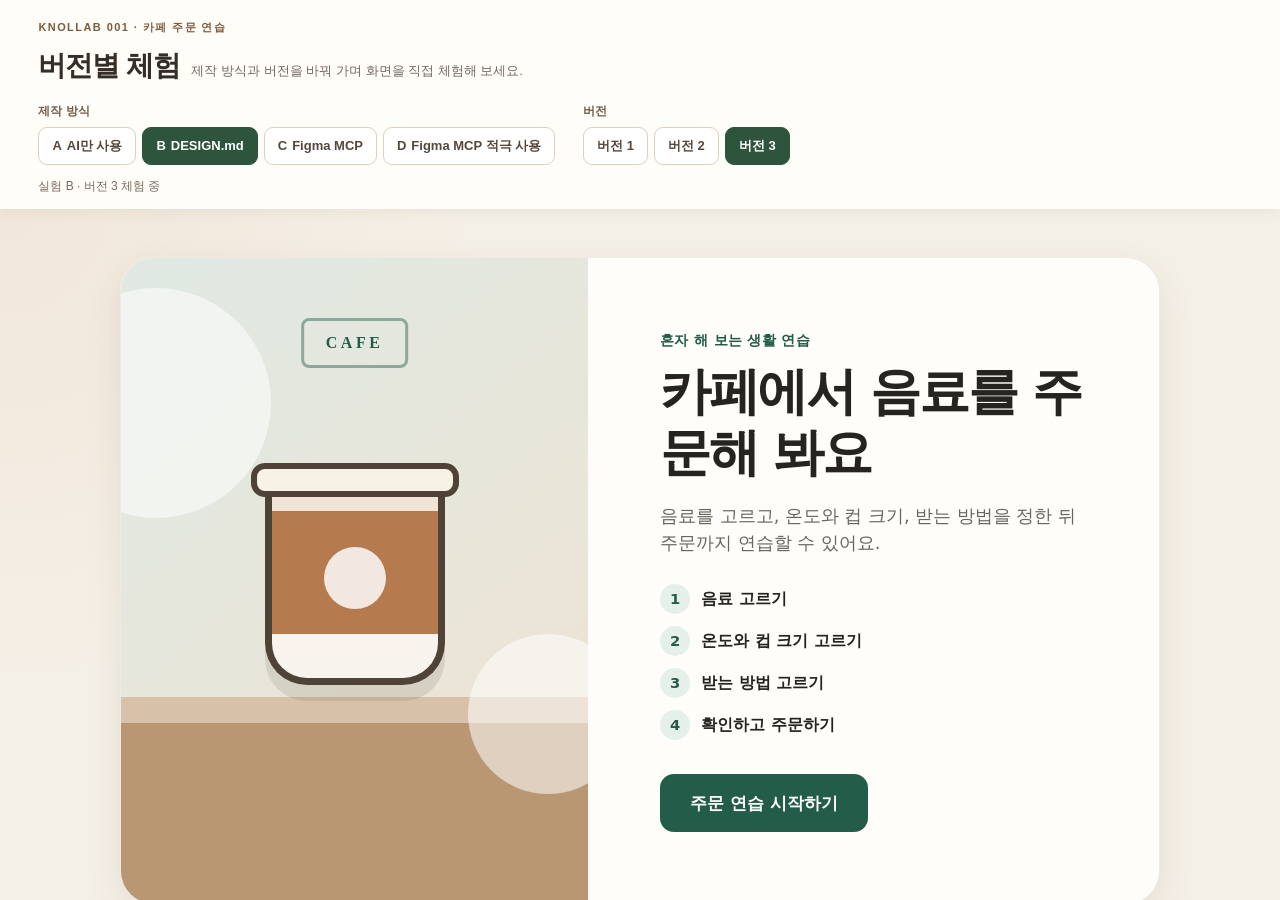
<file: index.html>
<!doctype html>
<html lang="ko">
<head>
  <meta charset="utf-8">
  <meta name="viewport" content="width=device-width, initial-scale=1">
  <meta name="theme-color" content="#f6f1e8">
  <meta name="description" content="카페 주문 연습 실험 B의 버전 1, 2, 3을 체험하고 다른 제작 방식과 비교해 보세요.">
  <title>실험 B · 카페 주문 연습 버전 비교</title>
  <link rel="stylesheet" href="shell.css">
  <script type="module" src="shell.js"></script>
</head>
<body>
  <a class="skip-link" href="#preview">체험 화면으로 바로 가기</a>
  <div class="comparison-shell">
    <header class="toolbar">
      <div class="toolbar-heading">
        <p class="eyebrow">KNOLLAB 001 · 카페 주문 연습</p>
        <h1>버전별 체험</h1>
        <p class="intro">제작 방식과 버전을 바꿔 가며 화면을 직접 체험해 보세요.</p>
      </div>
      <div class="switchers">
        <nav class="switcher" aria-label="제작 방식 선택">
          <span class="switcher-label">제작 방식</span>
          <div class="switcher-options experiment-options">
            <a data-experiment="a-ai-only" href="https://luckybridge.github.io/knollab-001-a-ai-only/?version=3" title="실험 A: AI만 사용">A <span>AI만 사용</span></a>
            <a data-experiment="b-design-md" href="?version=3" aria-current="page" title="실험 B: DESIGN.md 사용">B <span>DESIGN.md</span></a>
            <a data-experiment="c-design-figma-mcp" href="https://luckybridge.github.io/knollab-001-c-design-figma-mcp/?version=3" title="실험 C: Figma MCP 사용">C <span>Figma MCP</span></a>
            <a data-experiment="d-design-figma-mcp-actively" href="https://luckybridge.github.io/knollab-001-d-design-figma-mcp-actively/?version=1" title="실험 D: Figma MCP 적극 사용, 버전 1만 제공">D <span>Figma MCP 적극 사용</span></a>
          </div>
        </nav>
        <nav class="switcher" aria-label="버전 선택">
          <span class="switcher-label">버전</span>
          <div class="switcher-options version-options">
            <a href="?version=1" data-version="1">버전 1</a>
            <a href="?version=2" data-version="2">버전 2</a>
            <a href="?version=3" data-version="3">버전 3</a>
          </div>
        </nav>
      </div>
      <p class="preview-label" id="previewLabel" aria-live="polite">실험 B · 버전 3 체험 중</p>
    </header>
    <main class="preview-wrap" id="preview">
      <iframe id="versionPreview" title="실험 B 버전 3 카페 주문 연습 체험" loading="eager" allow="fullscreen" sandbox="allow-scripts" referrerpolicy="no-referrer"></iframe>
      <noscript><p>버전 전환에는 JavaScript가 필요합니다. <a href="versions/v3/index.html">버전 3 직접 열기</a></p></noscript>
    </main>
  </div>
</body>
</html>
</file>
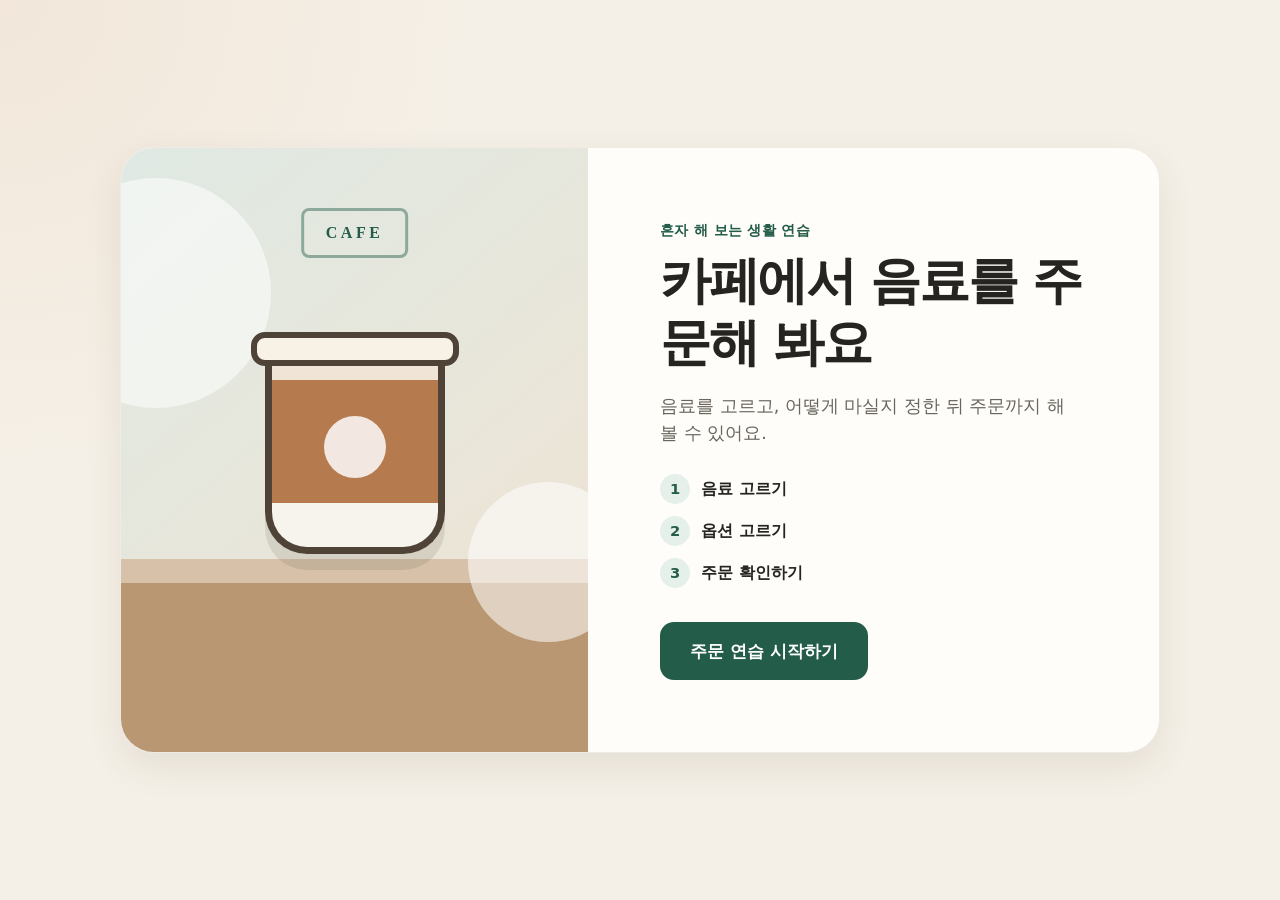
<file: versions/v1/index.html>
<!doctype html>
<html lang="ko">
<head>
  <meta charset="utf-8">
  <meta name="viewport" content="width=device-width, initial-scale=1">
  <meta name="theme-color" content="#f6f1e8">
  <title>카페 주문 연습</title>
  <link rel="stylesheet" href="style.css">
</head>
<body>
  <a class="skip-link" href="#mainContent">주문 연습으로 바로 가기</a>

  <header class="site-header" id="siteHeader" hidden>
    <div class="brand" aria-label="카페 주문 연습">
      <span class="brand-mark" aria-hidden="true">C</span>
      <span>카페 주문 연습</span>
    </div>
    <button class="text-button" id="restartHeaderButton" type="button">처음부터</button>
  </header>

  <main id="mainContent">
    <section class="screen start-screen is-active" id="startScreen" data-screen="start" aria-labelledby="startTitle">
      <div class="start-card">
        <div class="start-visual" aria-hidden="true">
          <div class="counter-sign">CAFE</div>
          <div class="start-cup"><span></span></div>
        </div>
        <div class="start-copy">
          <p class="eyebrow">혼자 해 보는 생활 연습</p>
          <h1 id="startTitle">카페에서 음료를 주문해 봐요</h1>
          <p class="lead">음료를 고르고, 어떻게 마실지 정한 뒤 주문까지 해 볼 수 있어요.</p>
          <ol class="start-steps" aria-label="연습 순서">
            <li><span>1</span> 음료 고르기</li>
            <li><span>2</span> 옵션 고르기</li>
            <li><span>3</span> 주문 확인하기</li>
          </ol>
          <button class="primary-button large-button" id="startButton" type="button">주문 연습 시작하기</button>
        </div>
      </div>
    </section>

    <section class="order-shell" id="orderShell" hidden>
      <nav class="progress-wrap" aria-label="주문 진행 단계">
        <ol class="progress-list" id="progressList">
          <li data-step="menu"><span class="step-number">1</span><span class="step-label">음료</span></li>
          <li data-step="options"><span class="step-number">2</span><span class="step-label">옵션</span></li>
          <li data-step="service"><span class="step-number">3</span><span class="step-label">받는 방법</span></li>
          <li data-step="review"><span class="step-number">4</span><span class="step-label">확인</span></li>
        </ol>
      </nav>

      <div class="order-layout">
        <div class="screen-column">
          <section class="screen" id="menuScreen" data-screen="menu" aria-labelledby="menuTitle">
            <div class="screen-heading">
              <p class="step-kicker">1단계 · 음료</p>
              <h1 id="menuTitle">어떤 음료를 마실까요?</h1>
              <p>마시고 싶은 음료 하나를 눌러 주세요.</p>
            </div>

            <div class="menu-grid" id="menuGrid" role="group" aria-label="음료 선택"></div>

            <p class="selection-note" id="menuSelectionNote" aria-live="polite">아직 음료를 고르지 않았어요.</p>

            <div class="action-bar">
              <button class="secondary-button" id="menuBackButton" type="button">시작 화면</button>
              <button class="primary-button" id="menuNextButton" type="button" disabled>다음: 옵션 고르기</button>
            </div>
          </section>

          <section class="screen" id="optionsScreen" data-screen="options" aria-labelledby="optionsTitle">
            <div class="screen-heading">
              <p class="step-kicker">2단계 · 옵션</p>
              <h1 id="optionsTitle">어떻게 마실까요?</h1>
              <p>온도와 컵 크기를 골라 주세요.</p>
            </div>

            <div class="choice-section">
              <div class="section-title-row">
                <h2>온도</h2>
                <span class="required-badge">하나 선택</span>
              </div>
              <div class="choice-grid two-column" id="temperatureChoices" role="group" aria-label="온도 선택"></div>
              <p class="choice-help" id="temperatureHelp" aria-live="polite"></p>
            </div>

            <div class="choice-section">
              <div class="section-title-row">
                <h2>컵 크기</h2>
                <span class="required-badge">하나 선택</span>
              </div>
              <div class="choice-grid two-column" id="sizeChoices" role="group" aria-label="컵 크기 선택"></div>
            </div>

            <div class="action-bar">
              <button class="secondary-button" id="optionsBackButton" type="button">이전: 음료</button>
              <button class="primary-button" id="optionsNextButton" type="button" disabled>다음: 받는 방법</button>
            </div>
          </section>

          <section class="screen" id="serviceScreen" data-screen="service" aria-labelledby="serviceTitle">
            <div class="screen-heading">
              <p class="step-kicker">3단계 · 받는 방법</p>
              <h1 id="serviceTitle">어디서 마실까요?</h1>
              <p>카페에서 마실지, 가지고 갈지 골라 주세요.</p>
            </div>

            <div class="choice-grid two-column service-grid" id="serviceChoices" role="group" aria-label="받는 방법 선택"></div>

            <div class="quantity-card">
              <div>
                <h2>몇 잔 주문할까요?</h2>
                <p>한 번에 1잔부터 3잔까지 연습할 수 있어요.</p>
              </div>
              <div class="quantity-control" aria-label="수량 선택">
                <button type="button" id="quantityMinus" aria-label="수량 한 잔 줄이기">−</button>
                <output id="quantityValue" aria-live="polite">1잔</output>
                <button type="button" id="quantityPlus" aria-label="수량 한 잔 늘리기">+</button>
              </div>
            </div>

            <div class="action-bar">
              <button class="secondary-button" id="serviceBackButton" type="button">이전: 옵션</button>
              <button class="primary-button" id="serviceNextButton" type="button" disabled>다음: 주문 확인</button>
            </div>
          </section>

          <section class="screen" id="reviewScreen" data-screen="review" aria-labelledby="reviewTitle">
            <div class="screen-heading">
              <p class="step-kicker">4단계 · 확인</p>
              <h1 id="reviewTitle">이대로 주문할까요?</h1>
              <p>고른 내용을 보고 맞는지 확인해 주세요.</p>
            </div>

            <div class="review-card" id="reviewCard"></div>

            <div class="practice-phrase" aria-labelledby="phraseTitle">
              <span class="speech-icon" aria-hidden="true">“</span>
              <div>
                <p class="mini-label" id="phraseTitle">직원에게 이렇게 말해 볼 수 있어요</p>
                <p id="practicePhrase"></p>
              </div>
            </div>

            <div class="edit-actions" aria-label="주문 내용 수정">
              <button class="edit-button" id="editDrinkButton" type="button">음료 바꾸기</button>
              <button class="edit-button" id="editOptionsButton" type="button">옵션 바꾸기</button>
              <button class="edit-button" id="editServiceButton" type="button">받는 방법 바꾸기</button>
            </div>

            <div class="action-bar review-actions">
              <button class="secondary-button" id="reviewBackButton" type="button">이전: 받는 방법</button>
              <button class="primary-button order-button" id="placeOrderButton" type="button">직원에게 주문하기</button>
            </div>
          </section>
        </div>

        <aside class="order-summary" id="orderSummary" aria-labelledby="summaryTitle">
          <div class="summary-sticky">
            <p class="mini-label">지금까지 고른 내용</p>
            <h2 id="summaryTitle">내 주문</h2>
            <div id="summaryContent"></div>
            <p class="summary-total" id="summaryTotal"></p>
          </div>
        </aside>
      </div>
    </section>

    <section class="screen complete-screen" id="completeScreen" data-screen="complete" aria-labelledby="completeTitle">
      <div class="complete-card">
        <div class="complete-mark" aria-hidden="true">✓</div>
        <p class="eyebrow">주문 완료</p>
        <h1 id="completeTitle">주문을 잘 마쳤어요</h1>
        <p class="complete-message" id="completeMessage"></p>
        <div class="receipt" id="receipt"></div>
        <div class="next-tip">
          <strong>실제 카페에서는</strong>
          <span>직원의 안내에 따라 결제하고, 음료가 나올 때까지 기다리면 돼요.</span>
        </div>
        <button class="primary-button large-button" id="practiceAgainButton" type="button">한 번 더 연습하기</button>
      </div>
    </section>
  </main>

  <div class="toast" id="toast" role="status" aria-live="polite" aria-atomic="true"></div>

  <script src="script.js"></script>
</body>
</html>
</file>
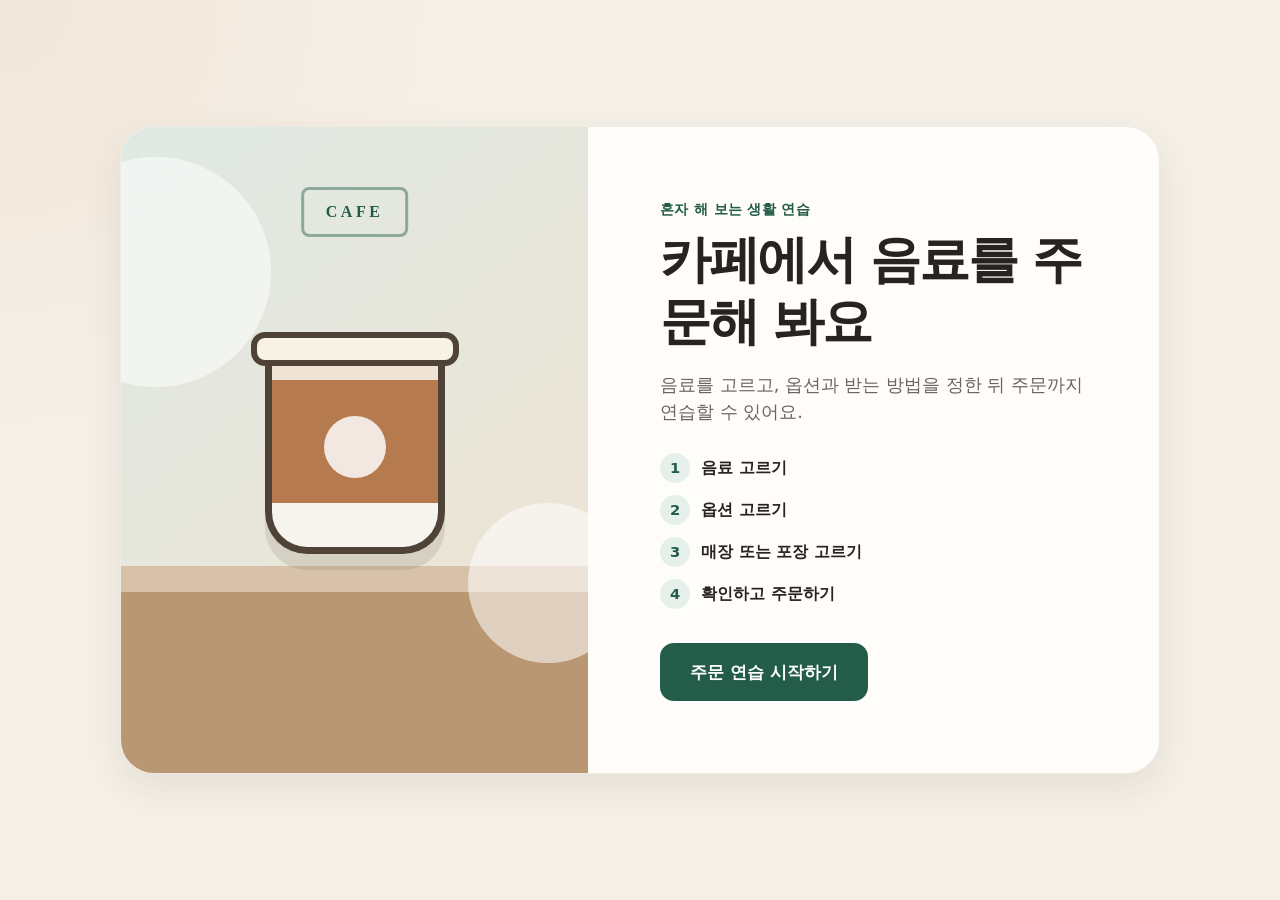
<file: versions/v2/index.html>
<!doctype html>
<html lang="ko">
<head>
  <meta charset="utf-8">
  <meta name="viewport" content="width=device-width, initial-scale=1">
  <meta name="theme-color" content="#f6f1e8">
  <title>카페 주문 연습</title>
  <link rel="stylesheet" href="style.css">
</head>
<body>
  <a class="skip-link" href="#mainContent">주문 연습으로 바로 가기</a>

  <header class="site-header" id="siteHeader" hidden>
    <div class="brand" aria-label="카페 주문 연습">
      <span class="brand-mark" aria-hidden="true">C</span>
      <span>카페 주문 연습</span>
    </div>
    <button class="text-button" id="restartHeaderButton" type="button">처음부터 다시</button>
  </header>

  <main id="mainContent">
    <section class="screen start-screen is-active" id="startScreen" data-screen="start" aria-labelledby="startTitle">
      <div class="start-card">
        <div class="start-visual" aria-hidden="true">
          <div class="counter-sign">CAFE</div>
          <div class="start-cup"><span></span></div>
        </div>
        <div class="start-copy">
          <p class="eyebrow">혼자 해 보는 생활 연습</p>
          <h1 id="startTitle">카페에서 음료를 주문해 봐요</h1>
          <p class="lead">음료를 고르고, 옵션과 받는 방법을 정한 뒤 주문까지 연습할 수 있어요.</p>
          <ol class="start-steps" aria-label="연습 순서">
            <li><span>1</span> 음료 고르기</li>
            <li><span>2</span> 옵션 고르기</li>
            <li><span>3</span> 매장 또는 포장 고르기</li>
            <li><span>4</span> 확인하고 주문하기</li>
          </ol>
          <button class="primary-button large-button" id="startButton" type="button">주문 연습 시작하기</button>
        </div>
      </div>
    </section>

    <section class="order-shell" id="orderShell" hidden>
      <nav class="progress-wrap" aria-label="주문 진행 단계">
        <ol class="progress-list" id="progressList">
          <li data-step="menu" data-number="1"><span class="step-number">1</span><span class="step-label">음료</span></li>
          <li data-step="options" data-number="2"><span class="step-number">2</span><span class="step-label">옵션</span></li>
          <li data-step="service" data-number="3"><span class="step-number">3</span><span class="step-label">매장·포장</span></li>
          <li data-step="review" data-number="4"><span class="step-number">4</span><span class="step-label">확인</span></li>
        </ol>
      </nav>

      <div class="order-layout">
        <div class="screen-column">
          <section class="screen" id="menuScreen" data-screen="menu" aria-labelledby="menuTitle">
            <div class="screen-heading">
              <p class="step-kicker">1단계 · 음료</p>
              <h1 id="menuTitle">어떤 음료를 마실까요?</h1>
              <p>마시고 싶은 음료 하나를 눌러 주세요.</p>
            </div>

            <div class="menu-grid" id="menuGrid" role="group" aria-label="음료 선택"></div>

            <p class="selection-note" id="menuSelectionNote" aria-live="polite">아직 음료를 고르지 않았어요.</p>

            <div class="action-bar">
              <button class="secondary-button" id="menuBackButton" type="button">연습 안내로</button>
              <button class="primary-button" id="menuNextButton" type="button" disabled>다음: 옵션 고르기</button>
            </div>
          </section>

          <section class="screen" id="optionsScreen" data-screen="options" aria-labelledby="optionsTitle">
            <div class="screen-heading">
              <p class="step-kicker">2단계 · 옵션</p>
              <h1 id="optionsTitle">어떻게 마실까요?</h1>
              <p>온도와 컵 크기를 하나씩 골라 주세요.</p>
            </div>

            <div class="choice-section">
              <div class="section-title-row">
                <h2>온도</h2>
                <span class="required-badge">하나 선택</span>
              </div>
              <div class="choice-grid two-column" id="temperatureChoices" role="group" aria-label="온도 선택"></div>
              <p class="choice-help" id="temperatureHelp" aria-live="polite"></p>
            </div>

            <div class="choice-section">
              <div class="section-title-row">
                <h2>컵 크기</h2>
                <span class="required-badge">하나 선택</span>
              </div>
              <div class="choice-grid two-column" id="sizeChoices" role="group" aria-label="컵 크기 선택"></div>
              <p class="choice-help" id="sizeHelp" aria-live="polite">보통 컵 또는 큰 컵을 골라 주세요.</p>
            </div>

            <div class="action-bar">
              <button class="secondary-button" id="optionsBackButton" type="button">이전: 음료</button>
              <button class="primary-button" id="optionsNextButton" type="button" disabled>다음: 매장·포장</button>
            </div>
          </section>

          <section class="screen" id="serviceScreen" data-screen="service" aria-labelledby="serviceTitle">
            <div class="screen-heading">
              <p class="step-kicker">3단계 · 매장·포장</p>
              <h1 id="serviceTitle">어디서 마실까요?</h1>
              <p>카페에서 마실지, 가지고 갈지 골라 주세요.</p>
            </div>

            <div class="choice-grid two-column service-grid" id="serviceChoices" role="group" aria-label="매장 또는 포장 선택"></div>
            <p class="selection-note" id="serviceSelectionNote" aria-live="polite">매장 또는 포장을 골라 주세요.</p>

            <div class="quantity-card">
              <div>
                <h2>몇 잔 주문할까요?</h2>
                <p>같은 음료를 1잔부터 3잔까지 연습할 수 있어요.</p>
              </div>
              <div class="quantity-control" aria-label="수량 선택">
                <button type="button" id="quantityMinus" aria-label="수량 한 잔 줄이기">−</button>
                <output id="quantityValue" aria-live="polite">1잔</output>
                <button type="button" id="quantityPlus" aria-label="수량 한 잔 늘리기">+</button>
              </div>
            </div>

            <div class="action-bar">
              <button class="secondary-button" id="serviceBackButton" type="button">이전: 옵션</button>
              <button class="primary-button" id="serviceNextButton" type="button" disabled>다음: 주문 확인</button>
            </div>
          </section>

          <section class="screen" id="reviewScreen" data-screen="review" aria-labelledby="reviewTitle">
            <div class="screen-heading">
              <p class="step-kicker">4단계 · 확인</p>
              <h1 id="reviewTitle">이대로 주문할까요?</h1>
              <p>고른 내용을 천천히 보고 맞는지 확인해 주세요.</p>
            </div>

            <div class="review-card" id="reviewCard"></div>

            <div class="practice-phrase" aria-labelledby="phraseTitle">
              <span class="speech-icon" aria-hidden="true">“</span>
              <div>
                <p class="mini-label" id="phraseTitle">직원에게 이렇게 말해 볼 수 있어요</p>
                <p id="practicePhrase"></p>
              </div>
            </div>

            <div class="edit-actions" aria-label="주문 내용 수정">
              <button class="edit-button" id="editDrinkButton" type="button">음료 바꾸기</button>
              <button class="edit-button" id="editOptionsButton" type="button">옵션 바꾸기</button>
              <button class="edit-button" id="editServiceButton" type="button">매장·포장·수량 바꾸기</button>
            </div>

            <div class="action-bar review-actions">
              <button class="secondary-button" id="reviewBackButton" type="button">이전: 매장·포장</button>
              <button class="primary-button order-button" id="placeOrderButton" type="button">이대로 주문 완료하기</button>
            </div>
          </section>
        </div>

        <aside class="order-summary" id="orderSummary" aria-labelledby="summaryTitle">
          <div class="summary-sticky">
            <p class="mini-label">지금까지 고른 내용</p>
            <h2 id="summaryTitle">내 주문</h2>
            <div id="summaryContent"></div>
            <p class="summary-total" id="summaryTotal"></p>
          </div>
        </aside>
      </div>
    </section>

    <section class="screen complete-screen" id="completeScreen" data-screen="complete" aria-labelledby="completeTitle">
      <div class="complete-card">
        <div class="complete-mark" aria-hidden="true">✓</div>
        <p class="eyebrow">주문 완료</p>
        <h1 id="completeTitle">주문 연습을 마쳤어요</h1>
        <p class="complete-message" id="completeMessage"></p>
        <div class="receipt" id="receipt"></div>
        <div class="next-tip">
          <strong>실제 카페에서는</strong>
          <span>직원의 안내에 따라 결제하고, 음료가 나올 때까지 기다리면 돼요.</span>
        </div>
        <button class="primary-button large-button" id="practiceAgainButton" type="button">처음부터 한 번 더 연습하기</button>
      </div>
    </section>
  </main>

  <dialog class="complete-card" id="restartDialog" aria-labelledby="restartDialogTitle">
    <div>
      <p class="mini-label">처음부터 다시</p>
      <h2 id="restartDialogTitle" style="margin:0;font-size:1.5rem;letter-spacing:-0.03em">지금 고른 내용을 지울까요?</h2>
      <p>처음부터 다시 시작하면 현재 주문 내용이 모두 지워져요.</p>
      <div class="action-bar">
        <button class="secondary-button" id="keepOrderButton" type="button">계속 주문하기</button>
        <button class="primary-button" id="confirmRestartButton" type="button">처음부터 다시 시작</button>
      </div>
    </div>
  </dialog>

  <div class="toast" id="toast" role="status" aria-live="polite" aria-atomic="true"></div>

  <script src="script.js"></script>
</body>
</html>
</file>
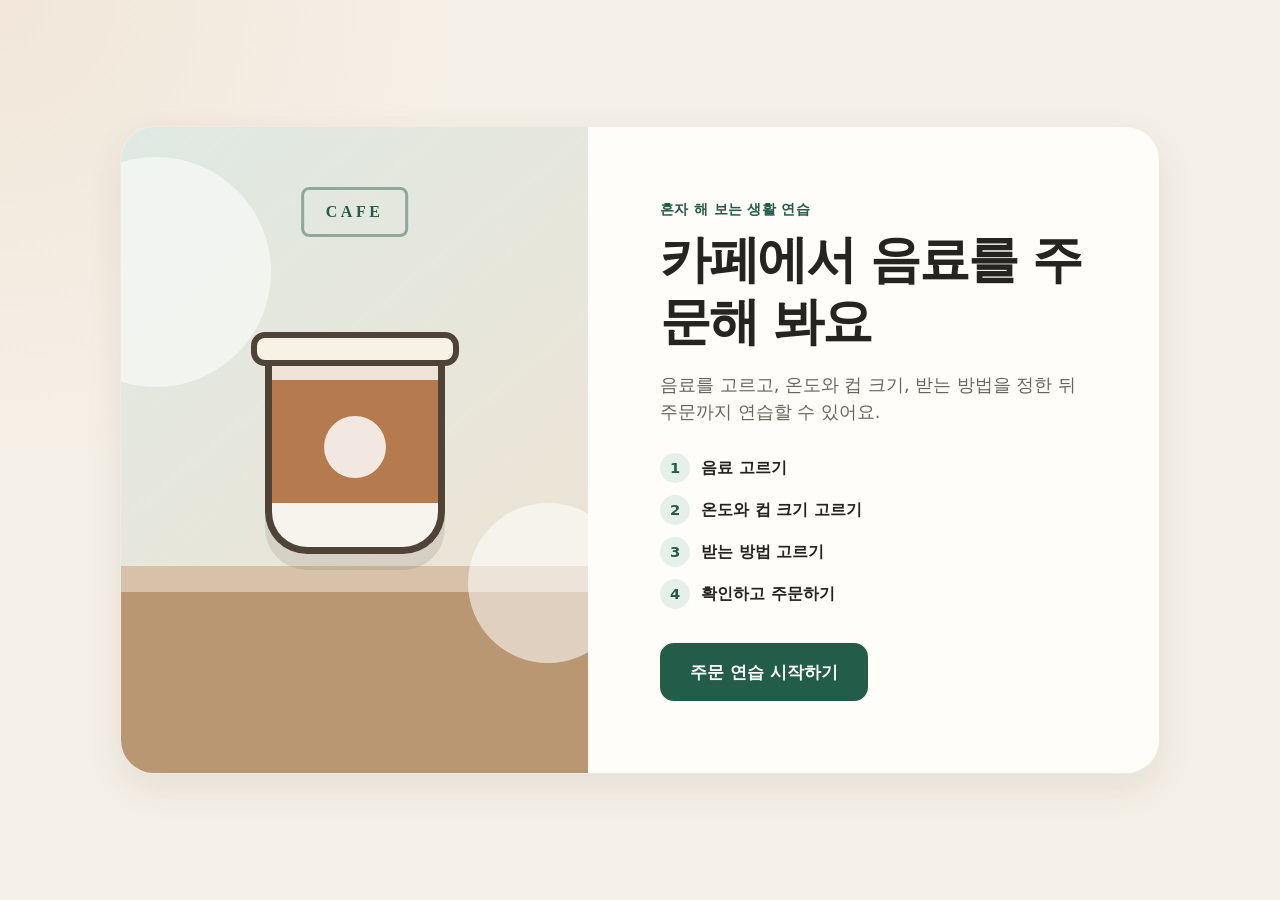
<file: versions/v3/index.html>
<!doctype html>
<html lang="ko">
<head>
  <meta charset="utf-8">
  <meta name="viewport" content="width=device-width, initial-scale=1">
  <meta name="theme-color" content="#f6f1e8">
  <title>카페 주문 연습</title>
  <link rel="stylesheet" href="style.css">
  <link rel="stylesheet" href="v3.css">
</head>
<body>
  <a class="skip-link" href="#mainContent">주문 연습으로 바로 가기</a>

  <header class="site-header" id="siteHeader" hidden>
    <div class="brand" aria-label="카페 주문 연습">
      <span class="brand-mark" aria-hidden="true">C</span>
      <span>카페 주문 연습</span>
    </div>
    <button class="text-button" id="restartHeaderButton" type="button">처음부터 다시</button>
  </header>

  <main id="mainContent">
    <section class="screen start-screen is-active" id="startScreen" data-screen="start" aria-labelledby="startTitle">
      <div class="start-card">
        <div class="start-visual" aria-hidden="true">
          <div class="counter-sign">CAFE</div>
          <div class="start-cup"><span></span></div>
        </div>
        <div class="start-copy">
          <p class="eyebrow">혼자 해 보는 생활 연습</p>
          <h1 id="startTitle">카페에서 음료를 주문해 봐요</h1>
          <p class="lead">음료를 고르고, 온도와 컵 크기, 받는 방법을 정한 뒤 주문까지 연습할 수 있어요.</p>
          <ol class="start-steps" aria-label="연습 순서">
            <li><span>1</span> 음료 고르기</li>
            <li><span>2</span> 온도와 컵 크기 고르기</li>
            <li><span>3</span> 받는 방법 고르기</li>
            <li><span>4</span> 확인하고 주문하기</li>
          </ol>
          <button class="primary-button large-button" id="startButton" type="button">주문 연습 시작하기</button>
        </div>
      </div>
    </section>

    <section class="order-shell" id="orderShell" hidden>
      <nav class="progress-wrap" aria-label="주문 진행 단계">
        <ol class="progress-list" id="progressList">
          <li data-step="menu" data-number="1"><span class="step-number">1</span><span class="step-label">음료</span></li>
          <li data-step="options" data-number="2"><span class="step-number">2</span><span class="step-label">온도·컵</span></li>
          <li data-step="service" data-number="3"><span class="step-number">3</span><span class="step-label">받는 방법</span></li>
          <li data-step="review" data-number="4"><span class="step-number">4</span><span class="step-label">확인</span></li>
        </ol>
      </nav>

      <div class="order-layout">
        <div class="screen-column">
          <section class="screen" id="menuScreen" data-screen="menu" aria-labelledby="menuTitle">
            <div class="screen-heading">
              <p class="step-kicker">1단계 · 음료</p>
              <h1 id="menuTitle">어떤 음료를 마실까요?</h1>
              <p>마시고 싶은 음료 하나를 눌러 주세요.</p>
            </div>

            <div class="menu-grid" id="menuGrid" role="group" aria-label="음료 선택"></div>

            <p class="selection-note" id="menuSelectionNote" aria-live="polite">아직 음료를 고르지 않았어요.</p>

            <div class="action-bar">
              <button class="secondary-button" id="menuBackButton" type="button">이전: 시작 안내</button>
              <button class="primary-button" id="menuNextButton" type="button" disabled>다음: 온도·컵 크기</button>
            </div>
          </section>

          <section class="screen" id="optionsScreen" data-screen="options" aria-labelledby="optionsTitle">
            <div class="screen-heading">
              <p class="step-kicker">2단계 · 온도·컵 크기</p>
              <h1 id="optionsTitle">온도와 컵 크기를 골라요</h1>
              <p>먼저 온도, 다음으로 컵 크기를 하나씩 골라 주세요.</p>
            </div>

            <div class="choice-section">
              <div class="section-title-row">
                <h2>온도</h2>
                <span class="required-badge">하나 선택</span>
              </div>
              <div class="choice-grid two-column" id="temperatureChoices" role="group" aria-label="온도 선택"></div>
              <p class="choice-help" id="temperatureHelp" aria-live="polite"></p>
            </div>

            <div class="choice-section">
              <div class="section-title-row">
                <h2>컵 크기</h2>
                <span class="required-badge">하나 선택</span>
              </div>
              <div class="choice-grid two-column" id="sizeChoices" role="group" aria-label="컵 크기 선택"></div>
              <p class="choice-help" id="sizeHelp" aria-live="polite">보통 컵 또는 큰 컵을 골라 주세요.</p>
            </div>

            <div class="action-bar">
              <button class="secondary-button" id="optionsBackButton" type="button">이전: 음료</button>
              <button class="primary-button" id="optionsNextButton" type="button" disabled>다음: 받는 방법</button>
            </div>
          </section>

          <section class="screen" id="serviceScreen" data-screen="service" aria-labelledby="serviceTitle">
            <div class="screen-heading">
              <p class="step-kicker">3단계 · 받는 방법</p>
              <h1 id="serviceTitle">어떻게 받을까요?</h1>
              <p>카페에서 마실지, 가지고 갈지 하나를 골라 주세요.</p>
            </div>

            <div class="choice-grid two-column service-grid" id="serviceChoices" role="group" aria-label="받는 방법 선택"></div>
            <p class="selection-note" id="serviceSelectionNote" aria-live="polite">매장 또는 포장을 골라 주세요.</p>

            <div class="quantity-card">
              <div>
                <h2>몇 잔 주문할까요?</h2>
                <p>같은 음료를 1잔부터 3잔까지 연습할 수 있어요.</p>
              </div>
              <div class="quantity-control" aria-label="수량 선택">
                <button type="button" id="quantityMinus" aria-label="수량 한 잔 줄이기">−</button>
                <output id="quantityValue" aria-live="polite">1잔</output>
                <button type="button" id="quantityPlus" aria-label="수량 한 잔 늘리기">+</button>
              </div>
            </div>

            <div class="action-bar">
              <button class="secondary-button" id="serviceBackButton" type="button">이전: 온도·컵 크기</button>
              <button class="primary-button" id="serviceNextButton" type="button" disabled>다음: 주문 확인</button>
            </div>
          </section>

          <section class="screen" id="reviewScreen" data-screen="review" aria-labelledby="reviewTitle">
            <div class="screen-heading">
              <p class="step-kicker">4단계 · 확인</p>
              <h1 id="reviewTitle">이대로 주문할까요?</h1>
              <p>고른 내용을 천천히 보고 맞는지 확인해 주세요.</p>
            </div>

            <div class="review-card" id="reviewCard"></div>

            <div class="practice-phrase" aria-labelledby="phraseTitle">
              <span class="speech-icon" aria-hidden="true">“</span>
              <div>
                <p class="mini-label" id="phraseTitle">직원에게 이렇게 말해 볼 수 있어요</p>
                <p id="practicePhrase"></p>
              </div>
            </div>

            <div class="edit-actions" aria-label="주문 내용 수정">
              <button class="edit-button" id="editDrinkButton" type="button">음료 바꾸기</button>
              <button class="edit-button" id="editOptionsButton" type="button">온도·컵 크기 바꾸기</button>
              <button class="edit-button" id="editServiceButton" type="button">받는 방법·수량 바꾸기</button>
            </div>

            <div class="action-bar review-actions">
              <button class="secondary-button" id="reviewBackButton" type="button">이전: 받는 방법</button>
              <button class="primary-button order-button" id="placeOrderButton" type="button">이대로 주문 완료하기</button>
            </div>
          </section>
        </div>

        <aside class="order-summary" id="orderSummary" aria-labelledby="summaryTitle">
          <div class="summary-sticky">
            <p class="mini-label">지금까지 고른 내용</p>
            <h2 id="summaryTitle">내 주문</h2>
            <div id="summaryContent"></div>
            <p class="summary-total" id="summaryTotal"></p>
          </div>
        </aside>
      </div>
    </section>

    <section class="screen complete-screen" id="completeScreen" data-screen="complete" aria-labelledby="completeTitle">
      <div class="complete-card">
        <div class="complete-mark" aria-hidden="true">✓</div>
        <p class="eyebrow">주문 완료</p>
        <h1 id="completeTitle">주문 연습을 마쳤어요</h1>
        <p class="complete-message" id="completeMessage"></p>
        <div class="receipt" id="receipt"></div>
        <div class="next-tip">
          <strong>실제 카페에서는</strong>
          <span>직원의 안내에 따라 결제하고, 음료가 나올 때까지 기다리면 돼요.</span>
        </div>
        <button class="primary-button large-button" id="practiceAgainButton" type="button">처음부터 한 번 더 연습하기</button>
      </div>
    </section>
  </main>

  <dialog class="complete-card" id="restartDialog" aria-labelledby="restartDialogTitle">
    <div>
      <p class="mini-label">처음부터 다시</p>
      <h2 id="restartDialogTitle" style="margin:0;font-size:1.5rem;letter-spacing:-0.03em">지금 고른 내용을 지울까요?</h2>
      <p>처음부터 다시 시작하면 현재 주문 내용이 모두 지워져요.</p>
      <div class="action-bar">
        <button class="secondary-button" id="keepOrderButton" type="button">계속 주문하기</button>
        <button class="primary-button" id="confirmRestartButton" type="button">처음부터 다시 시작</button>
      </div>
    </div>
  </dialog>

  <div class="toast" id="toast" role="status" aria-live="polite" aria-atomic="true"></div>

  <script src="script.js"></script>
  <script src="v3.js"></script>
</body>
</html>
</file>
<file: shell.css>
:root { color-scheme: light; font-family: -apple-system, BlinkMacSystemFont, "Segoe UI", "Noto Sans KR", sans-serif; }
* { box-sizing: border-box; }
html, body { margin: 0; min-height: 100%; }
body { color: #352d26; background: #f6f1e8; }
a { color: inherit; }
.skip-link { position: absolute; top: -100px; left: 16px; z-index: 5; padding: 10px 16px; background: #2d543d; color: white; border-radius: 8px; }
.skip-link:focus { top: 12px; }
.comparison-shell { min-height: 100dvh; display: flex; flex-direction: column; }
.toolbar { padding: 20px clamp(16px, 3vw, 44px) 14px; background: #fffdf8; box-shadow: 0 2px 14px #352d2612; z-index: 1; }
.toolbar-heading { display: flex; align-items: baseline; gap: 12px; flex-wrap: wrap; }
.eyebrow { width: 100%; margin: 0; color: #7d5b3d; font-size: 11px; font-weight: 800; letter-spacing: .13em; }
h1 { margin: 0; font-size: clamp(22px, 2.4vw, 28px); letter-spacing: -.04em; }
.intro { margin: 0; color: #74685e; font-size: 13px; }
.switchers { display: flex; flex-wrap: wrap; align-items: end; gap: 12px 28px; margin-top: 18px; }
.switcher { display: flex; flex-direction: column; gap: 7px; min-width: 0; }
.switcher-label { font-size: 12px; font-weight: 800; color: #715e4e; }
.switcher-options { display: flex; flex-wrap: wrap; gap: 6px; }
.switcher-options a { min-height: 38px; display: inline-flex; align-items: center; justify-content: center; gap: 5px; padding: 8px 13px; border: 1px solid #dbd0c2; border-radius: 9px; background: #fff; color: #54483e; font-size: 13px; font-weight: 700; line-height: 1.2; text-decoration: none; transition: background .15s, border-color .15s; }
.switcher-options a:hover { background: #f0eadf; border-color: #9c8c78; }
.switcher-options a:focus-visible { outline: 3px solid #ae7443; outline-offset: 2px; }
.switcher-options a[aria-current="page"] { background: #2d543d; border-color: #2d543d; color: #fff; }
.preview-label { margin: 13px 0 0; font-size: 12px; color: #786b60; }
.preview-wrap { flex: 1; min-height: 500px; display: flex; }
.preview-wrap iframe { display: block; width: 100%; min-height: 500px; flex: 1; border: 0; background: #f6f1e8; }
@media (min-width: 760px) { .comparison-shell { height: 100dvh; } .preview-wrap { min-height: 0; } .preview-wrap iframe { min-height: 0; } }
@media (max-width: 620px) { .toolbar { padding: 16px 12px 12px; } .intro { width: 100%; } .switchers { gap: 13px; } .switcher { width: 100%; } .experiment-options a { flex: 1 1 calc(50% - 6px); } .version-options a { flex: 1; } .preview-wrap { min-height: 75dvh; } .preview-wrap iframe { min-height: 75dvh; } }
</file>
<file: versions/v1/style.css>
:root {
  --bg: #f5f0e7;
  --surface: #fffdf9;
  --surface-strong: #ffffff;
  --text: #262421;
  --muted: #6a665f;
  --line: #ded8cf;
  --accent: #245c4a;
  --accent-dark: #174638;
  --accent-soft: #e5f0eb;
  --warm: #c9773c;
  --warm-soft: #fbede2;
  --danger: #a34138;
  --shadow: 0 14px 36px rgba(64, 51, 37, 0.09);
  --radius-lg: 28px;
  --radius-md: 18px;
  --radius-sm: 12px;
  --max-width: 1180px;
}

* {
  box-sizing: border-box;
}

html {
  color-scheme: light;
  scroll-behavior: smooth;
}

body {
  margin: 0;
  min-width: 320px;
  min-height: 100vh;
  font-family: "Pretendard", "Apple SD Gothic Neo", "Noto Sans KR", system-ui, -apple-system, sans-serif;
  color: var(--text);
  background:
    radial-gradient(circle at top left, rgba(201, 119, 60, 0.08), transparent 30rem),
    var(--bg);
  line-height: 1.5;
}

button,
input,
select,
textarea {
  font: inherit;
}

button {
  -webkit-tap-highlight-color: transparent;
}

button:focus-visible,
a:focus-visible {
  outline: 4px solid rgba(36, 92, 74, 0.25);
  outline-offset: 3px;
}

[hidden] {
  display: none !important;
}

.skip-link {
  position: fixed;
  left: 16px;
  top: -80px;
  z-index: 100;
  padding: 12px 16px;
  border-radius: 10px;
  background: var(--text);
  color: white;
  text-decoration: none;
}

.skip-link:focus {
  top: 16px;
}

.site-header {
  width: min(calc(100% - 40px), var(--max-width));
  min-height: 74px;
  margin: 0 auto;
  display: flex;
  align-items: center;
  justify-content: space-between;
  gap: 20px;
  border-bottom: 1px solid rgba(92, 82, 69, 0.12);
}

.brand {
  display: flex;
  align-items: center;
  gap: 10px;
  font-weight: 800;
  letter-spacing: -0.02em;
}

.brand-mark {
  width: 36px;
  height: 36px;
  display: grid;
  place-items: center;
  border-radius: 50%;
  background: var(--accent);
  color: white;
  font-family: Georgia, serif;
  font-size: 1.25rem;
}

.text-button {
  min-height: 44px;
  padding: 8px 12px;
  border: 0;
  border-radius: 10px;
  background: transparent;
  color: var(--muted);
  font-weight: 700;
  cursor: pointer;
}

.text-button:hover {
  background: rgba(255, 255, 255, 0.62);
  color: var(--text);
}

.screen {
  display: none;
}

.screen.is-active {
  display: block;
}

.start-screen,
.complete-screen {
  min-height: 100vh;
  padding: 48px 24px;
}

.start-screen.is-active,
.complete-screen.is-active {
  display: grid;
  place-items: center;
}

.start-card {
  width: min(100%, 1040px);
  display: grid;
  grid-template-columns: 0.9fr 1.1fr;
  overflow: hidden;
  border: 1px solid rgba(89, 76, 60, 0.1);
  border-radius: 34px;
  background: var(--surface);
  box-shadow: var(--shadow);
}

.start-visual {
  min-height: 570px;
  position: relative;
  display: grid;
  place-items: center;
  overflow: hidden;
  background:
    linear-gradient(to bottom, transparent 0 68%, #d7c2a9 68% 72%, #b89772 72%),
    linear-gradient(140deg, #dfe9e3, #f0e3d2);
}

.start-visual::before,
.start-visual::after {
  content: "";
  position: absolute;
  border-radius: 50%;
  background: rgba(255, 255, 255, 0.55);
}

.start-visual::before {
  width: 230px;
  height: 230px;
  left: -80px;
  top: 30px;
}

.start-visual::after {
  width: 160px;
  height: 160px;
  right: -40px;
  bottom: 110px;
}

.counter-sign {
  position: absolute;
  top: 60px;
  left: 50%;
  transform: translateX(-50%);
  padding: 10px 22px;
  border: 3px solid rgba(36, 92, 74, 0.45);
  border-radius: 8px;
  color: var(--accent);
  font-family: Georgia, serif;
  font-weight: 700;
  letter-spacing: 0.22em;
}

.start-cup {
  width: 180px;
  height: 208px;
  position: relative;
  z-index: 2;
  border: 7px solid #4f4337;
  border-top: 0;
  border-radius: 10px 10px 42px 42px;
  background: linear-gradient(to bottom, #efe4d5 0 17%, #b57a4e 17% 78%, #f7f3ed 78%);
  box-shadow: 0 16px 0 rgba(70, 58, 45, 0.12);
}

.start-cup::before {
  content: "";
  position: absolute;
  width: 196px;
  height: 22px;
  left: 50%;
  top: -14px;
  transform: translateX(-50%);
  border: 6px solid #4f4337;
  border-radius: 14px;
  background: #f8f1e6;
}

.start-cup span {
  position: absolute;
  width: 62px;
  height: 62px;
  left: 50%;
  top: 70px;
  transform: translateX(-50%);
  border-radius: 50%;
  background: rgba(255,255,255,0.83);
}

.start-copy {
  align-self: center;
  padding: clamp(38px, 6vw, 72px);
}

.eyebrow,
.step-kicker,
.mini-label {
  margin: 0 0 9px;
  color: var(--accent);
  font-size: 0.9rem;
  font-weight: 800;
  letter-spacing: 0.02em;
}

.start-copy h1,
.complete-card h1,
.screen-heading h1 {
  margin: 0;
  line-height: 1.2;
  letter-spacing: -0.045em;
}

.start-copy h1 {
  font-size: clamp(2.2rem, 4vw, 3.35rem);
}

.lead {
  max-width: 560px;
  margin: 20px 0 0;
  color: var(--muted);
  font-size: 1.1rem;
}

.start-steps {
  margin: 28px 0 34px;
  padding: 0;
  display: grid;
  gap: 12px;
  list-style: none;
}

.start-steps li {
  display: flex;
  align-items: center;
  gap: 11px;
  font-weight: 700;
}

.start-steps span {
  width: 30px;
  height: 30px;
  display: grid;
  place-items: center;
  border-radius: 50%;
  background: var(--accent-soft);
  color: var(--accent);
  font-size: 0.92rem;
}

.primary-button,
.secondary-button,
.edit-button {
  min-height: 52px;
  border-radius: 14px;
  font-weight: 800;
  cursor: pointer;
  transition: transform 120ms ease, background 120ms ease, border-color 120ms ease;
}

.primary-button:active,
.secondary-button:active,
.edit-button:active,
.select-card:active {
  transform: translateY(1px);
}

.primary-button {
  padding: 13px 22px;
  border: 2px solid var(--accent);
  background: var(--accent);
  color: white;
}

.primary-button:hover:not(:disabled) {
  border-color: var(--accent-dark);
  background: var(--accent-dark);
}

.primary-button:disabled {
  border-color: #c8c3bb;
  background: #d5d0c8;
  color: #78736c;
  cursor: not-allowed;
}

.secondary-button {
  padding: 13px 19px;
  border: 2px solid var(--line);
  background: var(--surface-strong);
  color: var(--text);
}

.secondary-button:hover {
  border-color: #aaa299;
  background: #faf7f2;
}

.large-button {
  min-height: 58px;
  padding-inline: 28px;
  font-size: 1.05rem;
}

.order-shell {
  width: min(calc(100% - 40px), var(--max-width));
  margin: 0 auto;
  padding: 26px 0 56px;
}

.progress-wrap {
  padding: 16px 20px;
  border: 1px solid rgba(89, 76, 60, 0.11);
  border-radius: 20px;
  background: rgba(255, 253, 249, 0.82);
}

.progress-list {
  margin: 0;
  padding: 0;
  display: grid;
  grid-template-columns: repeat(4, 1fr);
  gap: 6px;
  list-style: none;
}

.progress-list li {
  position: relative;
  display: flex;
  align-items: center;
  gap: 10px;
  min-height: 42px;
  padding: 4px 8px;
  color: #89837b;
  font-size: 0.94rem;
  font-weight: 800;
}

.progress-list li:not(:last-child)::after {
  content: "";
  position: absolute;
  width: 22%;
  height: 2px;
  right: -11%;
  top: 50%;
  background: var(--line);
}

.progress-list li.is-current,
.progress-list li.is-complete {
  color: var(--accent);
}

.progress-list li.is-current .step-number {
  background: var(--accent);
  color: white;
}

.progress-list li.is-complete .step-number {
  background: var(--accent-soft);
  color: var(--accent);
}

.progress-list li.is-complete:not(:last-child)::after {
  background: #9ebfaf;
}

.step-number {
  width: 31px;
  height: 31px;
  flex: 0 0 31px;
  display: grid;
  place-items: center;
  border-radius: 50%;
  background: #ece8e1;
  font-size: 0.86rem;
}

.order-layout {
  margin-top: 26px;
  display: grid;
  grid-template-columns: minmax(0, 1fr) 310px;
  gap: 28px;
  align-items: start;
}

.screen-column > .screen.is-active {
  display: block;
  padding: clamp(26px, 4vw, 42px);
  border: 1px solid rgba(89, 76, 60, 0.11);
  border-radius: var(--radius-lg);
  background: var(--surface);
  box-shadow: 0 10px 30px rgba(66, 51, 34, 0.055);
}

.screen-heading {
  margin-bottom: 28px;
}

.screen-heading h1 {
  font-size: clamp(1.9rem, 3vw, 2.5rem);
}

.screen-heading > p:last-child {
  margin: 10px 0 0;
  color: var(--muted);
  font-size: 1.02rem;
}

.menu-grid {
  display: grid;
  grid-template-columns: repeat(2, minmax(0, 1fr));
  gap: 14px;
}

.select-card {
  position: relative;
  min-height: 190px;
  padding: 20px;
  border: 2px solid var(--line);
  border-radius: 20px;
  background: var(--surface-strong);
  color: var(--text);
  text-align: left;
  cursor: pointer;
  transition: border-color 120ms ease, box-shadow 120ms ease, transform 120ms ease, background 120ms ease;
}

.select-card:hover {
  border-color: #aaa198;
  box-shadow: 0 8px 20px rgba(55, 44, 32, 0.07);
}

.select-card.is-selected {
  border-color: var(--accent);
  background: #fbfffc;
  box-shadow: 0 0 0 3px rgba(36, 92, 74, 0.11);
}

.select-card.is-selected::after {
  content: "✓ 선택함";
  position: absolute;
  right: 14px;
  top: 14px;
  padding: 5px 9px;
  border-radius: 999px;
  background: var(--accent);
  color: white;
  font-size: 0.78rem;
  font-weight: 800;
}

.menu-card-inner {
  display: grid;
  grid-template-columns: 92px 1fr;
  gap: 18px;
  align-items: center;
  height: 100%;
}

.drink-art {
  width: 88px;
  height: 112px;
  position: relative;
  display: block;
}

.drink-art::before {
  content: "";
  position: absolute;
  width: 70px;
  height: 88px;
  left: 8px;
  bottom: 2px;
  border: 4px solid #51483e;
  border-top: 0;
  border-radius: 7px 7px 23px 23px;
  background: linear-gradient(to bottom, var(--foam, #e8dfd2) 0 18%, var(--drink, #8c6247) 18% 79%, #f9f7f3 79%);
}

.drink-art::after {
  content: "";
  position: absolute;
  width: 78px;
  height: 12px;
  left: 4px;
  top: 11px;
  border: 4px solid #51483e;
  border-radius: 9px;
  background: #f5efe6;
}

.menu-name {
  display: block;
  margin-right: 74px;
  font-size: 1.13rem;
  font-weight: 850;
  letter-spacing: -0.025em;
}

.menu-description {
  display: block;
  margin-top: 5px;
  color: var(--muted);
  font-size: 0.91rem;
}

.menu-price {
  display: block;
  margin-top: 10px;
  color: var(--accent);
  font-weight: 850;
}

.selection-note,
.choice-help {
  min-height: 24px;
  margin: 15px 2px 0;
  color: var(--accent);
  font-weight: 750;
}

.choice-section + .choice-section {
  margin-top: 28px;
  padding-top: 26px;
  border-top: 1px solid var(--line);
}

.section-title-row {
  display: flex;
  justify-content: space-between;
  align-items: center;
  gap: 12px;
  margin-bottom: 12px;
}

.section-title-row h2,
.quantity-card h2,
.order-summary h2 {
  margin: 0;
  font-size: 1.16rem;
  letter-spacing: -0.02em;
}

.required-badge {
  padding: 5px 9px;
  border-radius: 999px;
  background: #f0ece6;
  color: var(--muted);
  font-size: 0.75rem;
  font-weight: 800;
}

.choice-grid {
  display: grid;
  gap: 12px;
}

.two-column {
  grid-template-columns: repeat(2, minmax(0, 1fr));
}

.choice-button {
  position: relative;
  min-height: 88px;
  padding: 15px 18px;
  border: 2px solid var(--line);
  border-radius: 16px;
  background: var(--surface-strong);
  color: var(--text);
  text-align: left;
  cursor: pointer;
}

.choice-button:hover:not(:disabled) {
  border-color: #aaa198;
}

.choice-button.is-selected {
  border-color: var(--accent);
  background: var(--accent-soft);
}

.choice-button.is-selected::after {
  content: "✓";
  position: absolute;
  right: 16px;
  top: 50%;
  transform: translateY(-50%);
  width: 29px;
  height: 29px;
  display: grid;
  place-items: center;
  border-radius: 50%;
  background: var(--accent);
  color: white;
  font-weight: 900;
}

.choice-button:disabled {
  background: #f2efea;
  color: #969087;
  cursor: not-allowed;
}

.choice-title {
  display: block;
  font-weight: 850;
  font-size: 1.04rem;
}

.choice-subtitle {
  display: block;
  margin-top: 3px;
  color: var(--muted);
  font-size: 0.88rem;
}

.service-grid .choice-button {
  min-height: 116px;
}

.quantity-card {
  margin-top: 26px;
  padding: 20px;
  display: flex;
  align-items: center;
  justify-content: space-between;
  gap: 20px;
  border: 1px solid var(--line);
  border-radius: 18px;
  background: #faf7f2;
}

.quantity-card p {
  margin: 4px 0 0;
  color: var(--muted);
  font-size: 0.9rem;
}

.quantity-control {
  display: flex;
  align-items: center;
  gap: 10px;
}

.quantity-control button {
  width: 48px;
  height: 48px;
  border: 2px solid var(--line);
  border-radius: 14px;
  background: white;
  color: var(--text);
  font-size: 1.45rem;
  font-weight: 800;
  cursor: pointer;
}

.quantity-control button:disabled {
  opacity: 0.42;
  cursor: not-allowed;
}

.quantity-control output {
  min-width: 62px;
  text-align: center;
  font-size: 1.02rem;
  font-weight: 850;
}

.action-bar {
  margin-top: 34px;
  display: flex;
  justify-content: space-between;
  align-items: center;
  gap: 14px;
}

.action-bar .primary-button {
  min-width: 190px;
}

.order-summary {
  min-width: 0;
}

.summary-sticky {
  position: sticky;
  top: 22px;
  padding: 24px;
  border: 1px solid rgba(89, 76, 60, 0.11);
  border-radius: 22px;
  background: var(--surface);
  box-shadow: 0 10px 28px rgba(66, 51, 34, 0.05);
}

.summary-sticky h2 {
  margin-bottom: 20px;
  font-size: 1.35rem;
}

.summary-empty {
  margin: 0;
  color: var(--muted);
}

.summary-list {
  margin: 0;
  display: grid;
  gap: 12px;
}

.summary-row {
  display: grid;
  grid-template-columns: 92px 1fr;
  gap: 12px;
  align-items: start;
}

.summary-row dt {
  color: var(--muted);
  font-size: 0.88rem;
}

.summary-row dd {
  margin: 0;
  font-weight: 780;
  text-align: right;
}

.summary-total {
  margin: 20px 0 0;
  padding-top: 18px;
  display: flex;
  justify-content: space-between;
  border-top: 1px solid var(--line);
  font-weight: 850;
}

.summary-total:empty {
  display: none;
}

.review-card {
  overflow: hidden;
  border: 2px solid var(--line);
  border-radius: 20px;
  background: white;
}

.review-hero {
  padding: 22px 24px;
  display: flex;
  align-items: center;
  gap: 18px;
  background: #faf7f2;
}

.review-hero .drink-art {
  transform: scale(0.72);
  transform-origin: center;
  margin: -10px -8px -10px -10px;
}

.review-hero strong {
  display: block;
  font-size: 1.25rem;
}

.review-hero span {
  color: var(--muted);
}

.review-details {
  margin: 0;
  padding: 8px 24px 16px;
}

.review-details .summary-row {
  padding: 14px 0;
  border-bottom: 1px solid #eeeae4;
}

.review-details .summary-row:last-child {
  border-bottom: 0;
}

.review-total-row {
  padding: 18px 24px;
  display: flex;
  justify-content: space-between;
  background: var(--accent-soft);
  font-size: 1.08rem;
  font-weight: 900;
}

.practice-phrase {
  margin-top: 20px;
  padding: 18px 20px;
  display: flex;
  gap: 14px;
  border-radius: 18px;
  background: #fff6eb;
}

.practice-phrase p {
  margin: 0;
}

.practice-phrase #practicePhrase {
  margin-top: 4px;
  font-size: 1.04rem;
  font-weight: 750;
}

.speech-icon {
  color: var(--warm);
  font-family: Georgia, serif;
  font-size: 2.4rem;
  line-height: 1;
}

.edit-actions {
  margin-top: 18px;
  display: flex;
  flex-wrap: wrap;
  gap: 9px;
}

.edit-button {
  min-height: 44px;
  padding: 9px 13px;
  border: 1px solid var(--line);
  background: transparent;
  color: var(--accent);
}

.edit-button:hover {
  border-color: #9baba3;
  background: var(--accent-soft);
}

.order-button {
  min-width: 220px !important;
}

.complete-card {
  width: min(100%, 660px);
  padding: clamp(34px, 6vw, 58px);
  border: 1px solid rgba(89, 76, 60, 0.1);
  border-radius: 32px;
  background: var(--surface);
  box-shadow: var(--shadow);
  text-align: center;
}

.complete-mark {
  width: 76px;
  height: 76px;
  margin: 0 auto 22px;
  display: grid;
  place-items: center;
  border-radius: 50%;
  background: var(--accent);
  color: white;
  font-size: 2.3rem;
  font-weight: 900;
}

.complete-card h1 {
  font-size: clamp(2rem, 5vw, 2.85rem);
}

.complete-message {
  margin: 15px auto 24px;
  color: var(--muted);
  font-size: 1.04rem;
}

.receipt {
  padding: 22px;
  border: 1px dashed #aaa198;
  border-radius: 18px;
  background: #fff;
  text-align: left;
}

.receipt-title {
  margin: 0 0 14px;
  font-weight: 900;
  text-align: center;
}

.receipt-row {
  display: flex;
  justify-content: space-between;
  gap: 18px;
  padding: 7px 0;
}

.receipt-row span:first-child {
  color: var(--muted);
}

.receipt-row strong {
  text-align: right;
}

.receipt-total {
  margin-top: 12px;
  padding-top: 14px;
  border-top: 1px solid var(--line);
  font-size: 1.08rem;
}

.next-tip {
  margin: 20px 0 28px;
  padding: 16px;
  display: grid;
  gap: 3px;
  border-radius: 16px;
  background: var(--accent-soft);
  text-align: left;
}

.next-tip strong {
  color: var(--accent-dark);
}

.toast {
  position: fixed;
  left: 50%;
  bottom: 26px;
  z-index: 40;
  max-width: min(calc(100% - 32px), 520px);
  padding: 12px 18px;
  transform: translate(-50%, 20px);
  border-radius: 12px;
  background: rgba(38, 36, 33, 0.94);
  color: white;
  font-weight: 700;
  opacity: 0;
  pointer-events: none;
  transition: opacity 180ms ease, transform 180ms ease;
}

.toast.is-visible {
  opacity: 1;
  transform: translate(-50%, 0);
}

@media (max-width: 900px) {
  .start-card {
    grid-template-columns: 1fr;
    max-width: 720px;
  }

  .start-visual {
    min-height: 280px;
  }

  .start-cup {
    transform: scale(0.68);
  }

  .counter-sign {
    top: 28px;
  }

  .order-layout {
    grid-template-columns: 1fr;
  }

  .order-summary {
    grid-row: 1;
  }

  .summary-sticky {
    position: static;
  }

  .summary-list {
    grid-template-columns: repeat(2, minmax(0, 1fr));
    gap: 10px 22px;
  }
}

@media (max-width: 680px) {
  .site-header,
  .order-shell {
    width: min(calc(100% - 24px), var(--max-width));
  }

  .site-header {
    min-height: 64px;
  }

  .brand {
    font-size: 0.94rem;
  }

  .brand-mark {
    width: 32px;
    height: 32px;
  }

  .start-screen,
  .complete-screen {
    padding: 20px 12px;
  }

  .start-copy,
  .complete-card {
    padding: 30px 22px;
  }

  .start-visual {
    min-height: 220px;
  }

  .progress-wrap {
    padding: 10px 8px;
    overflow-x: auto;
  }

  .progress-list {
    min-width: 460px;
  }

  .step-label {
    font-size: 0.82rem;
  }

  .screen-column > .screen.is-active {
    padding: 25px 18px;
    border-radius: 22px;
  }

  .menu-grid,
  .two-column {
    grid-template-columns: 1fr;
  }

  .select-card {
    min-height: 152px;
  }

  .menu-card-inner {
    grid-template-columns: 76px 1fr;
  }

  .drink-art {
    transform: scale(0.82);
    transform-origin: left center;
  }

  .action-bar {
    flex-direction: column-reverse;
  }

  .action-bar button {
    width: 100%;
  }

  .summary-list {
    grid-template-columns: 1fr;
  }

  .quantity-card {
    align-items: flex-start;
    flex-direction: column;
  }

  .quantity-control {
    width: 100%;
    justify-content: space-between;
  }

  .edit-actions {
    display: grid;
    grid-template-columns: 1fr;
  }
}

@media (prefers-reduced-motion: reduce) {
  *,
  *::before,
  *::after {
    scroll-behavior: auto !important;
    transition-duration: 0.01ms !important;
    animation-duration: 0.01ms !important;
  }
}
</file>
<file: versions/v2/style.css>
:root {
  --bg: #f5f0e7;
  --surface: #fffdf9;
  --surface-strong: #ffffff;
  --text: #262421;
  --muted: #6a665f;
  --line: #ded8cf;
  --accent: #245c4a;
  --accent-dark: #174638;
  --accent-soft: #e5f0eb;
  --warm: #c9773c;
  --warm-soft: #fbede2;
  --danger: #a34138;
  --shadow: 0 14px 36px rgba(64, 51, 37, 0.09);
  --radius-lg: 28px;
  --radius-md: 18px;
  --radius-sm: 12px;
  --max-width: 1180px;
}

* {
  box-sizing: border-box;
}

html {
  color-scheme: light;
  scroll-behavior: smooth;
}

body {
  margin: 0;
  min-width: 320px;
  min-height: 100vh;
  font-family: "Pretendard", "Apple SD Gothic Neo", "Noto Sans KR", system-ui, -apple-system, sans-serif;
  color: var(--text);
  background:
    radial-gradient(circle at top left, rgba(201, 119, 60, 0.08), transparent 30rem),
    var(--bg);
  line-height: 1.5;
}

button,
input,
select,
textarea {
  font: inherit;
}

button {
  -webkit-tap-highlight-color: transparent;
}

button:focus-visible,
a:focus-visible {
  outline: 4px solid rgba(36, 92, 74, 0.25);
  outline-offset: 3px;
}

[hidden] {
  display: none !important;
}

.skip-link {
  position: fixed;
  left: 16px;
  top: -80px;
  z-index: 100;
  padding: 12px 16px;
  border-radius: 10px;
  background: var(--text);
  color: white;
  text-decoration: none;
}

.skip-link:focus {
  top: 16px;
}

.site-header {
  width: min(calc(100% - 40px), var(--max-width));
  min-height: 74px;
  margin: 0 auto;
  display: flex;
  align-items: center;
  justify-content: space-between;
  gap: 20px;
  border-bottom: 1px solid rgba(92, 82, 69, 0.12);
}

.brand {
  display: flex;
  align-items: center;
  gap: 10px;
  font-weight: 800;
  letter-spacing: -0.02em;
}

.brand-mark {
  width: 36px;
  height: 36px;
  display: grid;
  place-items: center;
  border-radius: 50%;
  background: var(--accent);
  color: white;
  font-family: Georgia, serif;
  font-size: 1.25rem;
}

.text-button {
  min-height: 44px;
  padding: 8px 12px;
  border: 0;
  border-radius: 10px;
  background: transparent;
  color: var(--muted);
  font-weight: 700;
  cursor: pointer;
}

.text-button:hover {
  background: rgba(255, 255, 255, 0.62);
  color: var(--text);
}

.screen {
  display: none;
}

.screen.is-active {
  display: block;
}

.start-screen,
.complete-screen {
  min-height: 100vh;
  padding: 48px 24px;
}

.start-screen.is-active,
.complete-screen.is-active {
  display: grid;
  place-items: center;
}

.start-card {
  width: min(100%, 1040px);
  display: grid;
  grid-template-columns: 0.9fr 1.1fr;
  overflow: hidden;
  border: 1px solid rgba(89, 76, 60, 0.1);
  border-radius: 34px;
  background: var(--surface);
  box-shadow: var(--shadow);
}

.start-visual {
  min-height: 570px;
  position: relative;
  display: grid;
  place-items: center;
  overflow: hidden;
  background:
    linear-gradient(to bottom, transparent 0 68%, #d7c2a9 68% 72%, #b89772 72%),
    linear-gradient(140deg, #dfe9e3, #f0e3d2);
}

.start-visual::before,
.start-visual::after {
  content: "";
  position: absolute;
  border-radius: 50%;
  background: rgba(255, 255, 255, 0.55);
}

.start-visual::before {
  width: 230px;
  height: 230px;
  left: -80px;
  top: 30px;
}

.start-visual::after {
  width: 160px;
  height: 160px;
  right: -40px;
  bottom: 110px;
}

.counter-sign {
  position: absolute;
  top: 60px;
  left: 50%;
  transform: translateX(-50%);
  padding: 10px 22px;
  border: 3px solid rgba(36, 92, 74, 0.45);
  border-radius: 8px;
  color: var(--accent);
  font-family: Georgia, serif;
  font-weight: 700;
  letter-spacing: 0.22em;
}

.start-cup {
  width: 180px;
  height: 208px;
  position: relative;
  z-index: 2;
  border: 7px solid #4f4337;
  border-top: 0;
  border-radius: 10px 10px 42px 42px;
  background: linear-gradient(to bottom, #efe4d5 0 17%, #b57a4e 17% 78%, #f7f3ed 78%);
  box-shadow: 0 16px 0 rgba(70, 58, 45, 0.12);
}

.start-cup::before {
  content: "";
  position: absolute;
  width: 196px;
  height: 22px;
  left: 50%;
  top: -14px;
  transform: translateX(-50%);
  border: 6px solid #4f4337;
  border-radius: 14px;
  background: #f8f1e6;
}

.start-cup span {
  position: absolute;
  width: 62px;
  height: 62px;
  left: 50%;
  top: 70px;
  transform: translateX(-50%);
  border-radius: 50%;
  background: rgba(255,255,255,0.83);
}

.start-copy {
  align-self: center;
  padding: clamp(38px, 6vw, 72px);
}

.eyebrow,
.step-kicker,
.mini-label {
  margin: 0 0 9px;
  color: var(--accent);
  font-size: 0.9rem;
  font-weight: 800;
  letter-spacing: 0.02em;
}

.start-copy h1,
.complete-card h1,
.screen-heading h1 {
  margin: 0;
  line-height: 1.2;
  letter-spacing: -0.045em;
}

.start-copy h1 {
  font-size: clamp(2.2rem, 4vw, 3.35rem);
}

.lead {
  max-width: 560px;
  margin: 20px 0 0;
  color: var(--muted);
  font-size: 1.1rem;
}

.start-steps {
  margin: 28px 0 34px;
  padding: 0;
  display: grid;
  gap: 12px;
  list-style: none;
}

.start-steps li {
  display: flex;
  align-items: center;
  gap: 11px;
  font-weight: 700;
}

.start-steps span {
  width: 30px;
  height: 30px;
  display: grid;
  place-items: center;
  border-radius: 50%;
  background: var(--accent-soft);
  color: var(--accent);
  font-size: 0.92rem;
}

.primary-button,
.secondary-button,
.edit-button {
  min-height: 52px;
  border-radius: 14px;
  font-weight: 800;
  cursor: pointer;
  transition: transform 120ms ease, background 120ms ease, border-color 120ms ease;
}

.primary-button:active,
.secondary-button:active,
.edit-button:active,
.select-card:active {
  transform: translateY(1px);
}

.primary-button {
  padding: 13px 22px;
  border: 2px solid var(--accent);
  background: var(--accent);
  color: white;
}

.primary-button:hover:not(:disabled) {
  border-color: var(--accent-dark);
  background: var(--accent-dark);
}

.primary-button:disabled {
  border-color: #c8c3bb;
  background: #d5d0c8;
  color: #78736c;
  cursor: not-allowed;
}

.secondary-button {
  padding: 13px 19px;
  border: 2px solid var(--line);
  background: var(--surface-strong);
  color: var(--text);
}

.secondary-button:hover {
  border-color: #aaa299;
  background: #faf7f2;
}

.large-button {
  min-height: 58px;
  padding-inline: 28px;
  font-size: 1.05rem;
}

.order-shell {
  width: min(calc(100% - 40px), var(--max-width));
  margin: 0 auto;
  padding: 26px 0 56px;
}

.progress-wrap {
  padding: 16px 20px;
  border: 1px solid rgba(89, 76, 60, 0.11);
  border-radius: 20px;
  background: rgba(255, 253, 249, 0.82);
}

.progress-list {
  margin: 0;
  padding: 0;
  display: grid;
  grid-template-columns: repeat(4, 1fr);
  gap: 6px;
  list-style: none;
}

.progress-list li {
  position: relative;
  display: flex;
  align-items: center;
  gap: 10px;
  min-height: 42px;
  padding: 4px 8px;
  color: #89837b;
  font-size: 0.94rem;
  font-weight: 800;
}

.progress-list li:not(:last-child)::after {
  content: "";
  position: absolute;
  width: 22%;
  height: 2px;
  right: -11%;
  top: 50%;
  background: var(--line);
}

.progress-list li.is-current,
.progress-list li.is-complete {
  color: var(--accent);
}

.progress-list li.is-current .step-number {
  background: var(--accent);
  color: white;
}

.progress-list li.is-complete .step-number {
  background: var(--accent-soft);
  color: var(--accent);
}

.progress-list li.is-complete:not(:last-child)::after {
  background: #9ebfaf;
}

.step-number {
  width: 31px;
  height: 31px;
  flex: 0 0 31px;
  display: grid;
  place-items: center;
  border-radius: 50%;
  background: #ece8e1;
  font-size: 0.86rem;
}

.order-layout {
  margin-top: 26px;
  display: grid;
  grid-template-columns: minmax(0, 1fr) 310px;
  gap: 28px;
  align-items: start;
}

.screen-column > .screen.is-active {
  display: block;
  padding: clamp(26px, 4vw, 42px);
  border: 1px solid rgba(89, 76, 60, 0.11);
  border-radius: var(--radius-lg);
  background: var(--surface);
  box-shadow: 0 10px 30px rgba(66, 51, 34, 0.055);
}

.screen-heading {
  margin-bottom: 28px;
}

.screen-heading h1 {
  font-size: clamp(1.9rem, 3vw, 2.5rem);
}

.screen-heading > p:last-child {
  margin: 10px 0 0;
  color: var(--muted);
  font-size: 1.02rem;
}

.menu-grid {
  display: grid;
  grid-template-columns: repeat(2, minmax(0, 1fr));
  gap: 14px;
}

.select-card {
  position: relative;
  min-height: 190px;
  padding: 20px;
  border: 2px solid var(--line);
  border-radius: 20px;
  background: var(--surface-strong);
  color: var(--text);
  text-align: left;
  cursor: pointer;
  transition: border-color 120ms ease, box-shadow 120ms ease, transform 120ms ease, background 120ms ease;
}

.select-card:hover {
  border-color: #aaa198;
  box-shadow: 0 8px 20px rgba(55, 44, 32, 0.07);
}

.select-card.is-selected {
  border-color: var(--accent);
  background: #fbfffc;
  box-shadow: 0 0 0 3px rgba(36, 92, 74, 0.11);
}

.select-card.is-selected::after {
  content: "✓ 선택함";
  position: absolute;
  right: 14px;
  top: 14px;
  padding: 5px 9px;
  border-radius: 999px;
  background: var(--accent);
  color: white;
  font-size: 0.78rem;
  font-weight: 800;
}

.menu-card-inner {
  display: grid;
  grid-template-columns: 92px 1fr;
  gap: 18px;
  align-items: center;
  height: 100%;
}

.drink-art {
  width: 88px;
  height: 112px;
  position: relative;
  display: block;
}

.drink-art::before {
  content: "";
  position: absolute;
  width: 70px;
  height: 88px;
  left: 8px;
  bottom: 2px;
  border: 4px solid #51483e;
  border-top: 0;
  border-radius: 7px 7px 23px 23px;
  background: linear-gradient(to bottom, var(--foam, #e8dfd2) 0 18%, var(--drink, #8c6247) 18% 79%, #f9f7f3 79%);
}

.drink-art::after {
  content: "";
  position: absolute;
  width: 78px;
  height: 12px;
  left: 4px;
  top: 11px;
  border: 4px solid #51483e;
  border-radius: 9px;
  background: #f5efe6;
}

.menu-name {
  display: block;
  margin-right: 74px;
  font-size: 1.13rem;
  font-weight: 850;
  letter-spacing: -0.025em;
}

.menu-description {
  display: block;
  margin-top: 5px;
  color: var(--muted);
  font-size: 0.91rem;
}

.menu-price {
  display: block;
  margin-top: 10px;
  color: var(--accent);
  font-weight: 850;
}

.selection-note,
.choice-help {
  min-height: 24px;
  margin: 15px 2px 0;
  color: var(--accent);
  font-weight: 750;
}

.choice-section + .choice-section {
  margin-top: 28px;
  padding-top: 26px;
  border-top: 1px solid var(--line);
}

.section-title-row {
  display: flex;
  justify-content: space-between;
  align-items: center;
  gap: 12px;
  margin-bottom: 12px;
}

.section-title-row h2,
.quantity-card h2,
.order-summary h2 {
  margin: 0;
  font-size: 1.16rem;
  letter-spacing: -0.02em;
}

.required-badge {
  padding: 5px 9px;
  border-radius: 999px;
  background: #f0ece6;
  color: var(--muted);
  font-size: 0.75rem;
  font-weight: 800;
}

.choice-grid {
  display: grid;
  gap: 12px;
}

.two-column {
  grid-template-columns: repeat(2, minmax(0, 1fr));
}

.choice-button {
  position: relative;
  min-height: 88px;
  padding: 15px 18px;
  border: 2px solid var(--line);
  border-radius: 16px;
  background: var(--surface-strong);
  color: var(--text);
  text-align: left;
  cursor: pointer;
}

.choice-button:hover:not(:disabled) {
  border-color: #aaa198;
}

.choice-button.is-selected {
  border-color: var(--accent);
  background: var(--accent-soft);
}

.choice-button.is-selected::after {
  content: "✓";
  position: absolute;
  right: 16px;
  top: 50%;
  transform: translateY(-50%);
  width: 29px;
  height: 29px;
  display: grid;
  place-items: center;
  border-radius: 50%;
  background: var(--accent);
  color: white;
  font-weight: 900;
}

.choice-button:disabled {
  background: #f2efea;
  color: #969087;
  cursor: not-allowed;
}

.choice-title {
  display: block;
  font-weight: 850;
  font-size: 1.04rem;
}

.choice-subtitle {
  display: block;
  margin-top: 3px;
  color: var(--muted);
  font-size: 0.88rem;
}

.service-grid .choice-button {
  min-height: 116px;
}

.quantity-card {
  margin-top: 26px;
  padding: 20px;
  display: flex;
  align-items: center;
  justify-content: space-between;
  gap: 20px;
  border: 1px solid var(--line);
  border-radius: 18px;
  background: #faf7f2;
}

.quantity-card p {
  margin: 4px 0 0;
  color: var(--muted);
  font-size: 0.9rem;
}

.quantity-control {
  display: flex;
  align-items: center;
  gap: 10px;
}

.quantity-control button {
  width: 48px;
  height: 48px;
  border: 2px solid var(--line);
  border-radius: 14px;
  background: white;
  color: var(--text);
  font-size: 1.45rem;
  font-weight: 800;
  cursor: pointer;
}

.quantity-control button:disabled {
  opacity: 0.42;
  cursor: not-allowed;
}

.quantity-control output {
  min-width: 62px;
  text-align: center;
  font-size: 1.02rem;
  font-weight: 850;
}

.action-bar {
  margin-top: 34px;
  display: flex;
  justify-content: space-between;
  align-items: center;
  gap: 14px;
}

.action-bar .primary-button {
  min-width: 190px;
}

.order-summary {
  min-width: 0;
}

.summary-sticky {
  position: sticky;
  top: 22px;
  padding: 24px;
  border: 1px solid rgba(89, 76, 60, 0.11);
  border-radius: 22px;
  background: var(--surface);
  box-shadow: 0 10px 28px rgba(66, 51, 34, 0.05);
}

.summary-sticky h2 {
  margin-bottom: 20px;
  font-size: 1.35rem;
}

.summary-empty {
  margin: 0;
  color: var(--muted);
}

.summary-list {
  margin: 0;
  display: grid;
  gap: 12px;
}

.summary-row {
  display: grid;
  grid-template-columns: 92px 1fr;
  gap: 12px;
  align-items: start;
}

.summary-row dt {
  color: var(--muted);
  font-size: 0.88rem;
}

.summary-row dd {
  margin: 0;
  font-weight: 780;
  text-align: right;
}

.summary-total {
  margin: 20px 0 0;
  padding-top: 18px;
  display: flex;
  justify-content: space-between;
  border-top: 1px solid var(--line);
  font-weight: 850;
}

.summary-total:empty {
  display: none;
}

.review-card {
  overflow: hidden;
  border: 2px solid var(--line);
  border-radius: 20px;
  background: white;
}

.review-hero {
  padding: 22px 24px;
  display: flex;
  align-items: center;
  gap: 18px;
  background: #faf7f2;
}

.review-hero .drink-art {
  transform: scale(0.72);
  transform-origin: center;
  margin: -10px -8px -10px -10px;
}

.review-hero strong {
  display: block;
  font-size: 1.25rem;
}

.review-hero span {
  color: var(--muted);
}

.review-details {
  margin: 0;
  padding: 8px 24px 16px;
}

.review-details .summary-row {
  padding: 14px 0;
  border-bottom: 1px solid #eeeae4;
}

.review-details .summary-row:last-child {
  border-bottom: 0;
}

.review-total-row {
  padding: 18px 24px;
  display: flex;
  justify-content: space-between;
  background: var(--accent-soft);
  font-size: 1.08rem;
  font-weight: 900;
}

.practice-phrase {
  margin-top: 20px;
  padding: 18px 20px;
  display: flex;
  gap: 14px;
  border-radius: 18px;
  background: #fff6eb;
}

.practice-phrase p {
  margin: 0;
}

.practice-phrase #practicePhrase {
  margin-top: 4px;
  font-size: 1.04rem;
  font-weight: 750;
}

.speech-icon {
  color: var(--warm);
  font-family: Georgia, serif;
  font-size: 2.4rem;
  line-height: 1;
}

.edit-actions {
  margin-top: 18px;
  display: flex;
  flex-wrap: wrap;
  gap: 9px;
}

.edit-button {
  min-height: 44px;
  padding: 9px 13px;
  border: 1px solid var(--line);
  background: transparent;
  color: var(--accent);
}

.edit-button:hover {
  border-color: #9baba3;
  background: var(--accent-soft);
}

.order-button {
  min-width: 220px !important;
}

.complete-card {
  width: min(100%, 660px);
  padding: clamp(34px, 6vw, 58px);
  border: 1px solid rgba(89, 76, 60, 0.1);
  border-radius: 32px;
  background: var(--surface);
  box-shadow: var(--shadow);
  text-align: center;
}

.complete-mark {
  width: 76px;
  height: 76px;
  margin: 0 auto 22px;
  display: grid;
  place-items: center;
  border-radius: 50%;
  background: var(--accent);
  color: white;
  font-size: 2.3rem;
  font-weight: 900;
}

.complete-card h1 {
  font-size: clamp(2rem, 5vw, 2.85rem);
}

.complete-message {
  margin: 15px auto 24px;
  color: var(--muted);
  font-size: 1.04rem;
}

.receipt {
  padding: 22px;
  border: 1px dashed #aaa198;
  border-radius: 18px;
  background: #fff;
  text-align: left;
}

.receipt-title {
  margin: 0 0 14px;
  font-weight: 900;
  text-align: center;
}

.receipt-row {
  display: flex;
  justify-content: space-between;
  gap: 18px;
  padding: 7px 0;
}

.receipt-row span:first-child {
  color: var(--muted);
}

.receipt-row strong {
  text-align: right;
}

.receipt-total {
  margin-top: 12px;
  padding-top: 14px;
  border-top: 1px solid var(--line);
  font-size: 1.08rem;
}

.next-tip {
  margin: 20px 0 28px;
  padding: 16px;
  display: grid;
  gap: 3px;
  border-radius: 16px;
  background: var(--accent-soft);
  text-align: left;
}

.next-tip strong {
  color: var(--accent-dark);
}

.toast {
  position: fixed;
  left: 50%;
  bottom: 26px;
  z-index: 40;
  max-width: min(calc(100% - 32px), 520px);
  padding: 12px 18px;
  transform: translate(-50%, 20px);
  border-radius: 12px;
  background: rgba(38, 36, 33, 0.94);
  color: white;
  font-weight: 700;
  opacity: 0;
  pointer-events: none;
  transition: opacity 180ms ease, transform 180ms ease;
}

.toast.is-visible {
  opacity: 1;
  transform: translate(-50%, 0);
}

@media (max-width: 900px) {
  .start-card {
    grid-template-columns: 1fr;
    max-width: 720px;
  }

  .start-visual {
    min-height: 280px;
  }

  .start-cup {
    transform: scale(0.68);
  }

  .counter-sign {
    top: 28px;
  }

  .order-layout {
    grid-template-columns: 1fr;
  }

  .order-summary {
    grid-row: 1;
  }

  .summary-sticky {
    position: static;
  }

  .summary-list {
    grid-template-columns: repeat(2, minmax(0, 1fr));
    gap: 10px 22px;
  }
}

@media (max-width: 680px) {
  .site-header,
  .order-shell {
    width: min(calc(100% - 24px), var(--max-width));
  }

  .site-header {
    min-height: 64px;
  }

  .brand {
    font-size: 0.94rem;
  }

  .brand-mark {
    width: 32px;
    height: 32px;
  }

  .start-screen,
  .complete-screen {
    padding: 20px 12px;
  }

  .start-copy,
  .complete-card {
    padding: 30px 22px;
  }

  .start-visual {
    min-height: 220px;
  }

  .progress-wrap {
    padding: 10px 8px;
    overflow-x: auto;
  }

  .progress-list {
    min-width: 460px;
  }

  .step-label {
    font-size: 0.82rem;
  }

  .screen-column > .screen.is-active {
    padding: 25px 18px;
    border-radius: 22px;
  }

  .menu-grid,
  .two-column {
    grid-template-columns: 1fr;
  }

  .select-card {
    min-height: 152px;
  }

  .menu-card-inner {
    grid-template-columns: 76px 1fr;
  }

  .drink-art {
    transform: scale(0.82);
    transform-origin: left center;
  }

  .action-bar {
    flex-direction: column-reverse;
  }

  .action-bar button {
    width: 100%;
  }

  .summary-list {
    grid-template-columns: 1fr;
  }

  .quantity-card {
    align-items: flex-start;
    flex-direction: column;
  }

  .quantity-control {
    width: 100%;
    justify-content: space-between;
  }

  .edit-actions {
    display: grid;
    grid-template-columns: 1fr;
  }
}

@media (prefers-reduced-motion: reduce) {
  *,
  *::before,
  *::after {
    scroll-behavior: auto !important;
    transition-duration: 0.01ms !important;
    animation-duration: 0.01ms !important;
  }
}
</file>
<file: versions/v3/style.css>
:root {
  --bg: #f5f0e7;
  --surface: #fffdf9;
  --surface-strong: #ffffff;
  --text: #262421;
  --muted: #6a665f;
  --line: #ded8cf;
  --accent: #245c4a;
  --accent-dark: #174638;
  --accent-soft: #e5f0eb;
  --warm: #c9773c;
  --warm-soft: #fbede2;
  --danger: #a34138;
  --shadow: 0 14px 36px rgba(64, 51, 37, 0.09);
  --radius-lg: 28px;
  --radius-md: 18px;
  --radius-sm: 12px;
  --max-width: 1180px;
}

* {
  box-sizing: border-box;
}

html {
  color-scheme: light;
  scroll-behavior: smooth;
}

body {
  margin: 0;
  min-width: 320px;
  min-height: 100vh;
  font-family: "Pretendard", "Apple SD Gothic Neo", "Noto Sans KR", system-ui, -apple-system, sans-serif;
  color: var(--text);
  background:
    radial-gradient(circle at top left, rgba(201, 119, 60, 0.08), transparent 30rem),
    var(--bg);
  line-height: 1.5;
}

button,
input,
select,
textarea {
  font: inherit;
}

button {
  -webkit-tap-highlight-color: transparent;
}

button:focus-visible,
a:focus-visible {
  outline: 4px solid rgba(36, 92, 74, 0.25);
  outline-offset: 3px;
}

[hidden] {
  display: none !important;
}

.skip-link {
  position: fixed;
  left: 16px;
  top: -80px;
  z-index: 100;
  padding: 12px 16px;
  border-radius: 10px;
  background: var(--text);
  color: white;
  text-decoration: none;
}

.skip-link:focus {
  top: 16px;
}

.site-header {
  width: min(calc(100% - 40px), var(--max-width));
  min-height: 74px;
  margin: 0 auto;
  display: flex;
  align-items: center;
  justify-content: space-between;
  gap: 20px;
  border-bottom: 1px solid rgba(92, 82, 69, 0.12);
}

.brand {
  display: flex;
  align-items: center;
  gap: 10px;
  font-weight: 800;
  letter-spacing: -0.02em;
}

.brand-mark {
  width: 36px;
  height: 36px;
  display: grid;
  place-items: center;
  border-radius: 50%;
  background: var(--accent);
  color: white;
  font-family: Georgia, serif;
  font-size: 1.25rem;
}

.text-button {
  min-height: 44px;
  padding: 8px 12px;
  border: 0;
  border-radius: 10px;
  background: transparent;
  color: var(--muted);
  font-weight: 700;
  cursor: pointer;
}

.text-button:hover {
  background: rgba(255, 255, 255, 0.62);
  color: var(--text);
}

.screen {
  display: none;
}

.screen.is-active {
  display: block;
}

.start-screen,
.complete-screen {
  min-height: 100vh;
  padding: 48px 24px;
}

.start-screen.is-active,
.complete-screen.is-active {
  display: grid;
  place-items: center;
}

.start-card {
  width: min(100%, 1040px);
  display: grid;
  grid-template-columns: 0.9fr 1.1fr;
  overflow: hidden;
  border: 1px solid rgba(89, 76, 60, 0.1);
  border-radius: 34px;
  background: var(--surface);
  box-shadow: var(--shadow);
}

.start-visual {
  min-height: 570px;
  position: relative;
  display: grid;
  place-items: center;
  overflow: hidden;
  background:
    linear-gradient(to bottom, transparent 0 68%, #d7c2a9 68% 72%, #b89772 72%),
    linear-gradient(140deg, #dfe9e3, #f0e3d2);
}

.start-visual::before,
.start-visual::after {
  content: "";
  position: absolute;
  border-radius: 50%;
  background: rgba(255, 255, 255, 0.55);
}

.start-visual::before {
  width: 230px;
  height: 230px;
  left: -80px;
  top: 30px;
}

.start-visual::after {
  width: 160px;
  height: 160px;
  right: -40px;
  bottom: 110px;
}

.counter-sign {
  position: absolute;
  top: 60px;
  left: 50%;
  transform: translateX(-50%);
  padding: 10px 22px;
  border: 3px solid rgba(36, 92, 74, 0.45);
  border-radius: 8px;
  color: var(--accent);
  font-family: Georgia, serif;
  font-weight: 700;
  letter-spacing: 0.22em;
}

.start-cup {
  width: 180px;
  height: 208px;
  position: relative;
  z-index: 2;
  border: 7px solid #4f4337;
  border-top: 0;
  border-radius: 10px 10px 42px 42px;
  background: linear-gradient(to bottom, #efe4d5 0 17%, #b57a4e 17% 78%, #f7f3ed 78%);
  box-shadow: 0 16px 0 rgba(70, 58, 45, 0.12);
}

.start-cup::before {
  content: "";
  position: absolute;
  width: 196px;
  height: 22px;
  left: 50%;
  top: -14px;
  transform: translateX(-50%);
  border: 6px solid #4f4337;
  border-radius: 14px;
  background: #f8f1e6;
}

.start-cup span {
  position: absolute;
  width: 62px;
  height: 62px;
  left: 50%;
  top: 70px;
  transform: translateX(-50%);
  border-radius: 50%;
  background: rgba(255,255,255,0.83);
}

.start-copy {
  align-self: center;
  padding: clamp(38px, 6vw, 72px);
}

.eyebrow,
.step-kicker,
.mini-label {
  margin: 0 0 9px;
  color: var(--accent);
  font-size: 0.9rem;
  font-weight: 800;
  letter-spacing: 0.02em;
}

.start-copy h1,
.complete-card h1,
.screen-heading h1 {
  margin: 0;
  line-height: 1.2;
  letter-spacing: -0.045em;
}

.start-copy h1 {
  font-size: clamp(2.2rem, 4vw, 3.35rem);
}

.lead {
  max-width: 560px;
  margin: 20px 0 0;
  color: var(--muted);
  font-size: 1.1rem;
}

.start-steps {
  margin: 28px 0 34px;
  padding: 0;
  display: grid;
  gap: 12px;
  list-style: none;
}

.start-steps li {
  display: flex;
  align-items: center;
  gap: 11px;
  font-weight: 700;
}

.start-steps span {
  width: 30px;
  height: 30px;
  display: grid;
  place-items: center;
  border-radius: 50%;
  background: var(--accent-soft);
  color: var(--accent);
  font-size: 0.92rem;
}

.primary-button,
.secondary-button,
.edit-button {
  min-height: 52px;
  border-radius: 14px;
  font-weight: 800;
  cursor: pointer;
  transition: transform 120ms ease, background 120ms ease, border-color 120ms ease;
}

.primary-button:active,
.secondary-button:active,
.edit-button:active,
.select-card:active {
  transform: translateY(1px);
}

.primary-button {
  padding: 13px 22px;
  border: 2px solid var(--accent);
  background: var(--accent);
  color: white;
}

.primary-button:hover:not(:disabled) {
  border-color: var(--accent-dark);
  background: var(--accent-dark);
}

.primary-button:disabled {
  border-color: #c8c3bb;
  background: #d5d0c8;
  color: #78736c;
  cursor: not-allowed;
}

.secondary-button {
  padding: 13px 19px;
  border: 2px solid var(--line);
  background: var(--surface-strong);
  color: var(--text);
}

.secondary-button:hover {
  border-color: #aaa299;
  background: #faf7f2;
}

.large-button {
  min-height: 58px;
  padding-inline: 28px;
  font-size: 1.05rem;
}

.order-shell {
  width: min(calc(100% - 40px), var(--max-width));
  margin: 0 auto;
  padding: 26px 0 56px;
}

.progress-wrap {
  padding: 16px 20px;
  border: 1px solid rgba(89, 76, 60, 0.11);
  border-radius: 20px;
  background: rgba(255, 253, 249, 0.82);
}

.progress-list {
  margin: 0;
  padding: 0;
  display: grid;
  grid-template-columns: repeat(4, 1fr);
  gap: 6px;
  list-style: none;
}

.progress-list li {
  position: relative;
  display: flex;
  align-items: center;
  gap: 10px;
  min-height: 42px;
  padding: 4px 8px;
  color: #89837b;
  font-size: 0.94rem;
  font-weight: 800;
}

.progress-list li:not(:last-child)::after {
  content: "";
  position: absolute;
  width: 22%;
  height: 2px;
  right: -11%;
  top: 50%;
  background: var(--line);
}

.progress-list li.is-current,
.progress-list li.is-complete {
  color: var(--accent);
}

.progress-list li.is-current .step-number {
  background: var(--accent);
  color: white;
}

.progress-list li.is-complete .step-number {
  background: var(--accent-soft);
  color: var(--accent);
}

.progress-list li.is-complete:not(:last-child)::after {
  background: #9ebfaf;
}

.step-number {
  width: 31px;
  height: 31px;
  flex: 0 0 31px;
  display: grid;
  place-items: center;
  border-radius: 50%;
  background: #ece8e1;
  font-size: 0.86rem;
}

.order-layout {
  margin-top: 26px;
  display: grid;
  grid-template-columns: minmax(0, 1fr) 310px;
  gap: 28px;
  align-items: start;
}

.screen-column > .screen.is-active {
  display: block;
  padding: clamp(26px, 4vw, 42px);
  border: 1px solid rgba(89, 76, 60, 0.11);
  border-radius: var(--radius-lg);
  background: var(--surface);
  box-shadow: 0 10px 30px rgba(66, 51, 34, 0.055);
}

.screen-heading {
  margin-bottom: 28px;
}

.screen-heading h1 {
  font-size: clamp(1.9rem, 3vw, 2.5rem);
}

.screen-heading > p:last-child {
  margin: 10px 0 0;
  color: var(--muted);
  font-size: 1.02rem;
}

.menu-grid {
  display: grid;
  grid-template-columns: repeat(2, minmax(0, 1fr));
  gap: 14px;
}

.select-card {
  position: relative;
  min-height: 190px;
  padding: 20px;
  border: 2px solid var(--line);
  border-radius: 20px;
  background: var(--surface-strong);
  color: var(--text);
  text-align: left;
  cursor: pointer;
  transition: border-color 120ms ease, box-shadow 120ms ease, transform 120ms ease, background 120ms ease;
}

.select-card:hover {
  border-color: #aaa198;
  box-shadow: 0 8px 20px rgba(55, 44, 32, 0.07);
}

.select-card.is-selected {
  border-color: var(--accent);
  background: #fbfffc;
  box-shadow: 0 0 0 3px rgba(36, 92, 74, 0.11);
}

.select-card.is-selected::after {
  content: "✓ 선택함";
  position: absolute;
  right: 14px;
  top: 14px;
  padding: 5px 9px;
  border-radius: 999px;
  background: var(--accent);
  color: white;
  font-size: 0.78rem;
  font-weight: 800;
}

.menu-card-inner {
  display: grid;
  grid-template-columns: 92px 1fr;
  gap: 18px;
  align-items: center;
  height: 100%;
}

.drink-art {
  width: 88px;
  height: 112px;
  position: relative;
  display: block;
}

.drink-art::before {
  content: "";
  position: absolute;
  width: 70px;
  height: 88px;
  left: 8px;
  bottom: 2px;
  border: 4px solid #51483e;
  border-top: 0;
  border-radius: 7px 7px 23px 23px;
  background: linear-gradient(to bottom, var(--foam, #e8dfd2) 0 18%, var(--drink, #8c6247) 18% 79%, #f9f7f3 79%);
}

.drink-art::after {
  content: "";
  position: absolute;
  width: 78px;
  height: 12px;
  left: 4px;
  top: 11px;
  border: 4px solid #51483e;
  border-radius: 9px;
  background: #f5efe6;
}

.menu-name {
  display: block;
  margin-right: 74px;
  font-size: 1.13rem;
  font-weight: 850;
  letter-spacing: -0.025em;
}

.menu-description {
  display: block;
  margin-top: 5px;
  color: var(--muted);
  font-size: 0.91rem;
}

.menu-price {
  display: block;
  margin-top: 10px;
  color: var(--accent);
  font-weight: 850;
}

.selection-note,
.choice-help {
  min-height: 24px;
  margin: 15px 2px 0;
  color: var(--accent);
  font-weight: 750;
}

.choice-section + .choice-section {
  margin-top: 28px;
  padding-top: 26px;
  border-top: 1px solid var(--line);
}

.section-title-row {
  display: flex;
  justify-content: space-between;
  align-items: center;
  gap: 12px;
  margin-bottom: 12px;
}

.section-title-row h2,
.quantity-card h2,
.order-summary h2 {
  margin: 0;
  font-size: 1.16rem;
  letter-spacing: -0.02em;
}

.required-badge {
  padding: 5px 9px;
  border-radius: 999px;
  background: #f0ece6;
  color: var(--muted);
  font-size: 0.75rem;
  font-weight: 800;
}

.choice-grid {
  display: grid;
  gap: 12px;
}

.two-column {
  grid-template-columns: repeat(2, minmax(0, 1fr));
}

.choice-button {
  position: relative;
  min-height: 88px;
  padding: 15px 18px;
  border: 2px solid var(--line);
  border-radius: 16px;
  background: var(--surface-strong);
  color: var(--text);
  text-align: left;
  cursor: pointer;
}

.choice-button:hover:not(:disabled) {
  border-color: #aaa198;
}

.choice-button.is-selected {
  border-color: var(--accent);
  background: var(--accent-soft);
}

.choice-button.is-selected::after {
  content: "✓";
  position: absolute;
  right: 16px;
  top: 50%;
  transform: translateY(-50%);
  width: 29px;
  height: 29px;
  display: grid;
  place-items: center;
  border-radius: 50%;
  background: var(--accent);
  color: white;
  font-weight: 900;
}

.choice-button:disabled {
  background: #f2efea;
  color: #969087;
  cursor: not-allowed;
}

.choice-title {
  display: block;
  font-weight: 850;
  font-size: 1.04rem;
}

.choice-subtitle {
  display: block;
  margin-top: 3px;
  color: var(--muted);
  font-size: 0.88rem;
}

.service-grid .choice-button {
  min-height: 116px;
}

.quantity-card {
  margin-top: 26px;
  padding: 20px;
  display: flex;
  align-items: center;
  justify-content: space-between;
  gap: 20px;
  border: 1px solid var(--line);
  border-radius: 18px;
  background: #faf7f2;
}

.quantity-card p {
  margin: 4px 0 0;
  color: var(--muted);
  font-size: 0.9rem;
}

.quantity-control {
  display: flex;
  align-items: center;
  gap: 10px;
}

.quantity-control button {
  width: 48px;
  height: 48px;
  border: 2px solid var(--line);
  border-radius: 14px;
  background: white;
  color: var(--text);
  font-size: 1.45rem;
  font-weight: 800;
  cursor: pointer;
}

.quantity-control button:disabled {
  opacity: 0.42;
  cursor: not-allowed;
}

.quantity-control output {
  min-width: 62px;
  text-align: center;
  font-size: 1.02rem;
  font-weight: 850;
}

.action-bar {
  margin-top: 34px;
  display: flex;
  justify-content: space-between;
  align-items: center;
  gap: 14px;
}

.action-bar .primary-button {
  min-width: 190px;
}

.order-summary {
  min-width: 0;
}

.summary-sticky {
  position: sticky;
  top: 22px;
  padding: 24px;
  border: 1px solid rgba(89, 76, 60, 0.11);
  border-radius: 22px;
  background: var(--surface);
  box-shadow: 0 10px 28px rgba(66, 51, 34, 0.05);
}

.summary-sticky h2 {
  margin-bottom: 20px;
  font-size: 1.35rem;
}

.summary-empty {
  margin: 0;
  color: var(--muted);
}

.summary-list {
  margin: 0;
  display: grid;
  gap: 12px;
}

.summary-row {
  display: grid;
  grid-template-columns: 92px 1fr;
  gap: 12px;
  align-items: start;
}

.summary-row dt {
  color: var(--muted);
  font-size: 0.88rem;
}

.summary-row dd {
  margin: 0;
  font-weight: 780;
  text-align: right;
}

.summary-total {
  margin: 20px 0 0;
  padding-top: 18px;
  display: flex;
  justify-content: space-between;
  border-top: 1px solid var(--line);
  font-weight: 850;
}

.summary-total:empty {
  display: none;
}

.review-card {
  overflow: hidden;
  border: 2px solid var(--line);
  border-radius: 20px;
  background: white;
}

.review-hero {
  padding: 22px 24px;
  display: flex;
  align-items: center;
  gap: 18px;
  background: #faf7f2;
}

.review-hero .drink-art {
  transform: scale(0.72);
  transform-origin: center;
  margin: -10px -8px -10px -10px;
}

.review-hero strong {
  display: block;
  font-size: 1.25rem;
}

.review-hero span {
  color: var(--muted);
}

.review-details {
  margin: 0;
  padding: 8px 24px 16px;
}

.review-details .summary-row {
  padding: 14px 0;
  border-bottom: 1px solid #eeeae4;
}

.review-details .summary-row:last-child {
  border-bottom: 0;
}

.review-total-row {
  padding: 18px 24px;
  display: flex;
  justify-content: space-between;
  background: var(--accent-soft);
  font-size: 1.08rem;
  font-weight: 900;
}

.practice-phrase {
  margin-top: 20px;
  padding: 18px 20px;
  display: flex;
  gap: 14px;
  border-radius: 18px;
  background: #fff6eb;
}

.practice-phrase p {
  margin: 0;
}

.practice-phrase #practicePhrase {
  margin-top: 4px;
  font-size: 1.04rem;
  font-weight: 750;
}

.speech-icon {
  color: var(--warm);
  font-family: Georgia, serif;
  font-size: 2.4rem;
  line-height: 1;
}

.edit-actions {
  margin-top: 18px;
  display: flex;
  flex-wrap: wrap;
  gap: 9px;
}

.edit-button {
  min-height: 44px;
  padding: 9px 13px;
  border: 1px solid var(--line);
  background: transparent;
  color: var(--accent);
}

.edit-button:hover {
  border-color: #9baba3;
  background: var(--accent-soft);
}

.order-button {
  min-width: 220px !important;
}

.complete-card {
  width: min(100%, 660px);
  padding: clamp(34px, 6vw, 58px);
  border: 1px solid rgba(89, 76, 60, 0.1);
  border-radius: 32px;
  background: var(--surface);
  box-shadow: var(--shadow);
  text-align: center;
}

.complete-mark {
  width: 76px;
  height: 76px;
  margin: 0 auto 22px;
  display: grid;
  place-items: center;
  border-radius: 50%;
  background: var(--accent);
  color: white;
  font-size: 2.3rem;
  font-weight: 900;
}

.complete-card h1 {
  font-size: clamp(2rem, 5vw, 2.85rem);
}

.complete-message {
  margin: 15px auto 24px;
  color: var(--muted);
  font-size: 1.04rem;
}

.receipt {
  padding: 22px;
  border: 1px dashed #aaa198;
  border-radius: 18px;
  background: #fff;
  text-align: left;
}

.receipt-title {
  margin: 0 0 14px;
  font-weight: 900;
  text-align: center;
}

.receipt-row {
  display: flex;
  justify-content: space-between;
  gap: 18px;
  padding: 7px 0;
}

.receipt-row span:first-child {
  color: var(--muted);
}

.receipt-row strong {
  text-align: right;
}

.receipt-total {
  margin-top: 12px;
  padding-top: 14px;
  border-top: 1px solid var(--line);
  font-size: 1.08rem;
}

.next-tip {
  margin: 20px 0 28px;
  padding: 16px;
  display: grid;
  gap: 3px;
  border-radius: 16px;
  background: var(--accent-soft);
  text-align: left;
}

.next-tip strong {
  color: var(--accent-dark);
}

.toast {
  position: fixed;
  left: 50%;
  bottom: 26px;
  z-index: 40;
  max-width: min(calc(100% - 32px), 520px);
  padding: 12px 18px;
  transform: translate(-50%, 20px);
  border-radius: 12px;
  background: rgba(38, 36, 33, 0.94);
  color: white;
  font-weight: 700;
  opacity: 0;
  pointer-events: none;
  transition: opacity 180ms ease, transform 180ms ease;
}

.toast.is-visible {
  opacity: 1;
  transform: translate(-50%, 0);
}

@media (max-width: 900px) {
  .start-card {
    grid-template-columns: 1fr;
    max-width: 720px;
  }

  .start-visual {
    min-height: 280px;
  }

  .start-cup {
    transform: scale(0.68);
  }

  .counter-sign {
    top: 28px;
  }

  .order-layout {
    grid-template-columns: 1fr;
  }

  .order-summary {
    grid-row: 1;
  }

  .summary-sticky {
    position: static;
  }

  .summary-list {
    grid-template-columns: repeat(2, minmax(0, 1fr));
    gap: 10px 22px;
  }
}

@media (max-width: 680px) {
  .site-header,
  .order-shell {
    width: min(calc(100% - 24px), var(--max-width));
  }

  .site-header {
    min-height: 64px;
  }

  .brand {
    font-size: 0.94rem;
  }

  .brand-mark {
    width: 32px;
    height: 32px;
  }

  .start-screen,
  .complete-screen {
    padding: 20px 12px;
  }

  .start-copy,
  .complete-card {
    padding: 30px 22px;
  }

  .start-visual {
    min-height: 220px;
  }

  .progress-wrap {
    padding: 10px 8px;
    overflow-x: auto;
  }

  .progress-list {
    min-width: 460px;
  }

  .step-label {
    font-size: 0.82rem;
  }

  .screen-column > .screen.is-active {
    padding: 25px 18px;
    border-radius: 22px;
  }

  .menu-grid,
  .two-column {
    grid-template-columns: 1fr;
  }

  .select-card {
    min-height: 152px;
  }

  .menu-card-inner {
    grid-template-columns: 76px 1fr;
  }

  .drink-art {
    transform: scale(0.82);
    transform-origin: left center;
  }

  .action-bar {
    flex-direction: column-reverse;
  }

  .action-bar button {
    width: 100%;
  }

  .summary-list {
    grid-template-columns: 1fr;
  }

  .quantity-card {
    align-items: flex-start;
    flex-direction: column;
  }

  .quantity-control {
    width: 100%;
    justify-content: space-between;
  }

  .edit-actions {
    display: grid;
    grid-template-columns: 1fr;
  }
}

@media (prefers-reduced-motion: reduce) {
  *,
  *::before,
  *::after {
    scroll-behavior: auto !important;
    transition-duration: 0.01ms !important;
    animation-duration: 0.01ms !important;
  }
}
</file>
<file: versions/v3/v3.css>
.edit-context {
  margin: 0 0 22px;
  padding: 14px 16px;
  display: flex;
  align-items: baseline;
  gap: 10px;
  border: 2px solid #b9d0c4;
  border-radius: 14px;
  background: #edf6f1;
  color: var(--text);
}

.edit-context strong {
  flex: 0 0 auto;
  color: var(--accent-dark);
}

.edit-context span {
  color: var(--muted);
  font-weight: 650;
}

@media (max-width: 900px) {
  .screen-column {
    grid-row: 1;
  }

  .order-summary {
    grid-row: 2;
  }

  .start-visual {
    min-height: 210px;
  }

  .start-cup {
    transform: scale(0.52);
  }

  .counter-sign {
    top: 20px;
  }

  .start-copy {
    padding: clamp(30px, 5vw, 46px);
  }
}

@media (max-width: 680px) {
  .progress-wrap {
    overflow: visible;
  }

  .progress-list {
    min-width: 0;
    gap: 2px;
  }

  .progress-list li {
    min-width: 0;
    flex-direction: column;
    justify-content: flex-start;
    gap: 4px;
    padding: 3px 1px;
    text-align: center;
  }

  .progress-list li:not(:last-child)::after {
    display: none;
  }

  .step-label {
    font-size: 0.74rem;
    line-height: 1.25;
    word-break: keep-all;
  }

  .edit-context {
    align-items: flex-start;
    flex-direction: column;
    gap: 2px;
  }
}
</file>
